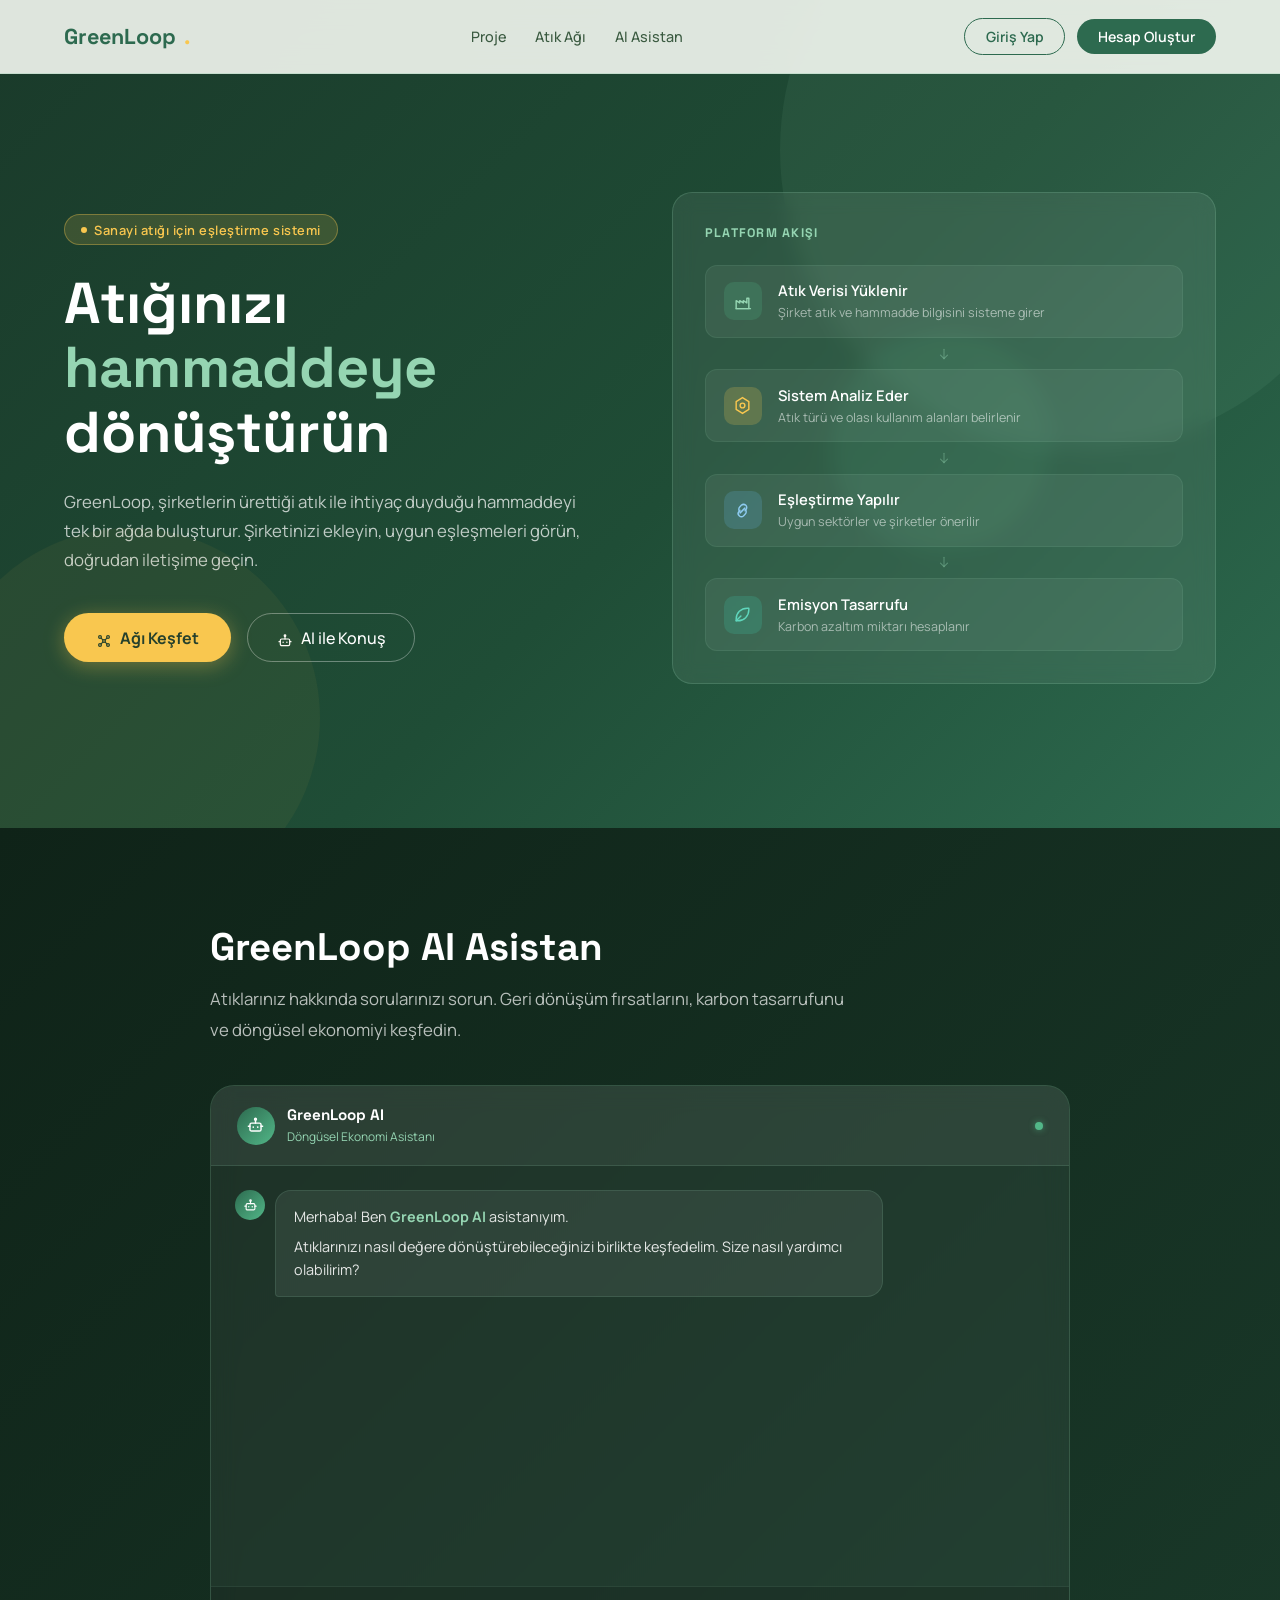
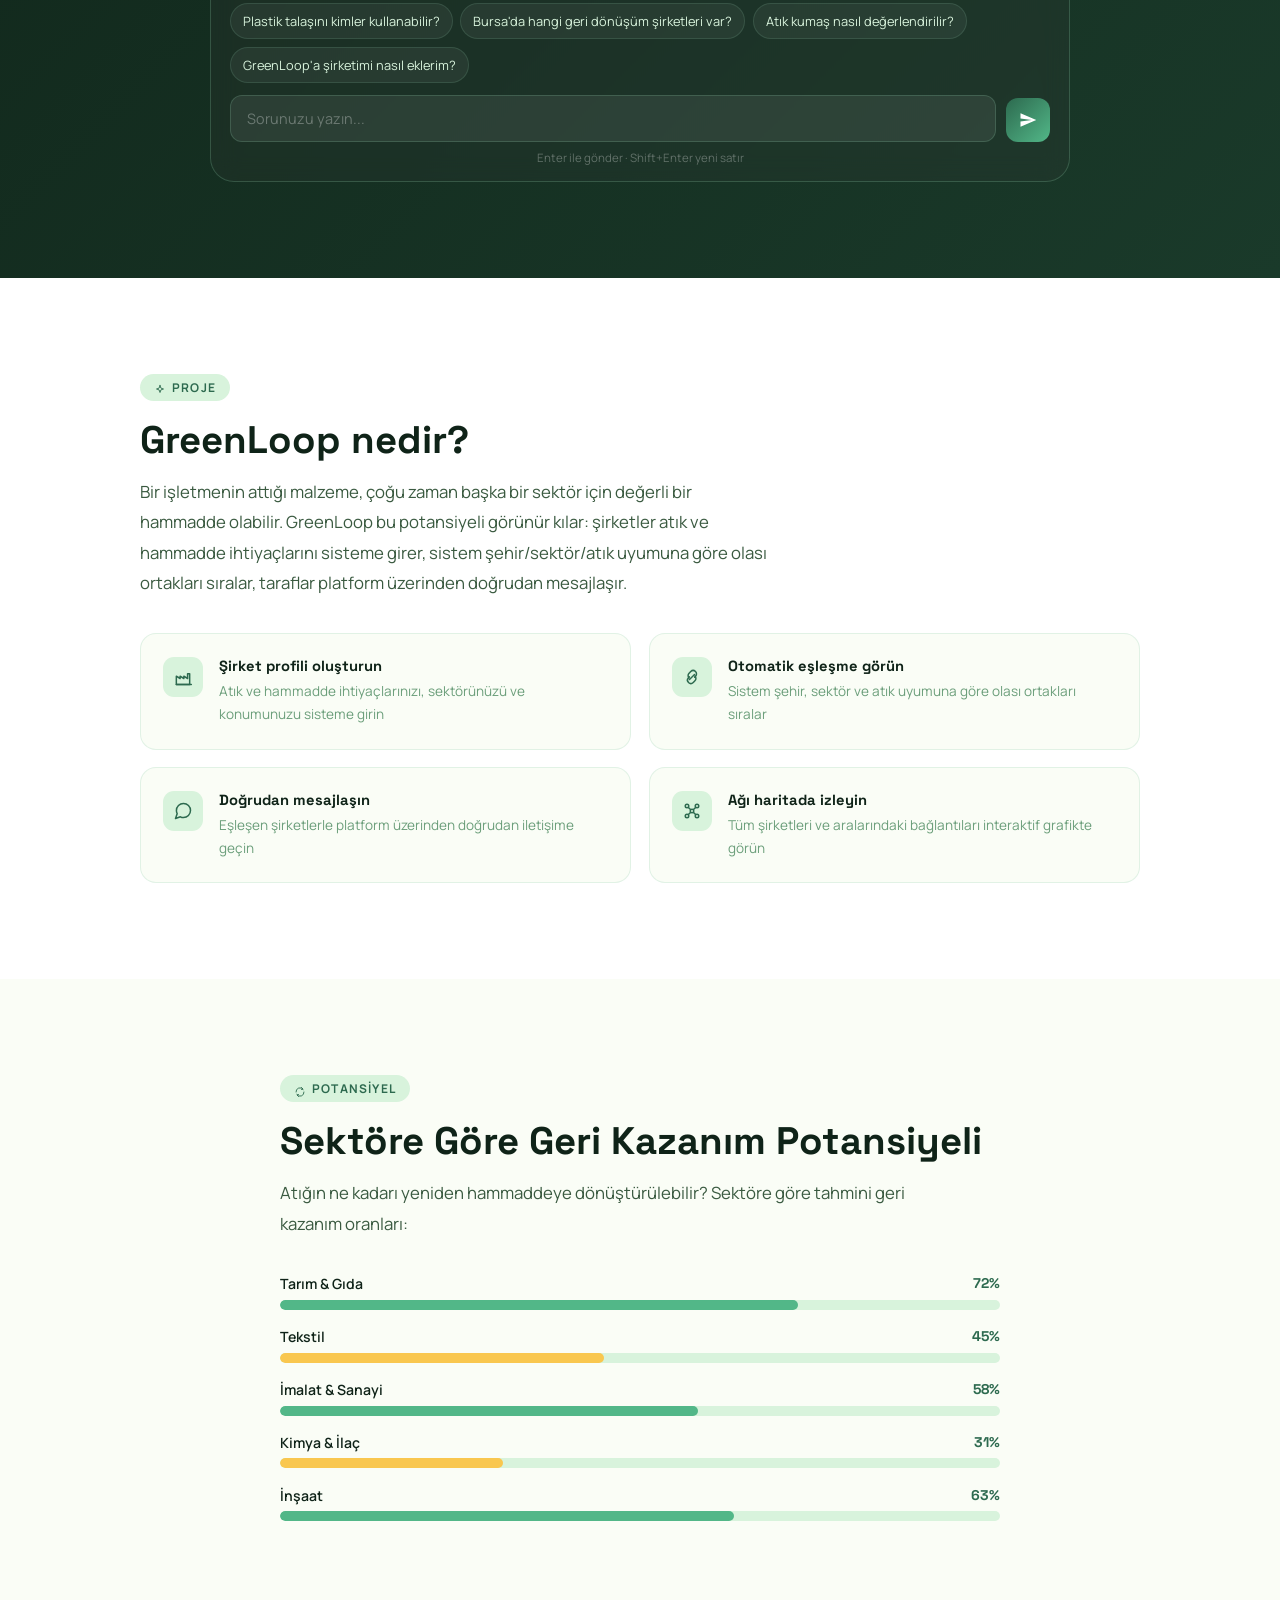
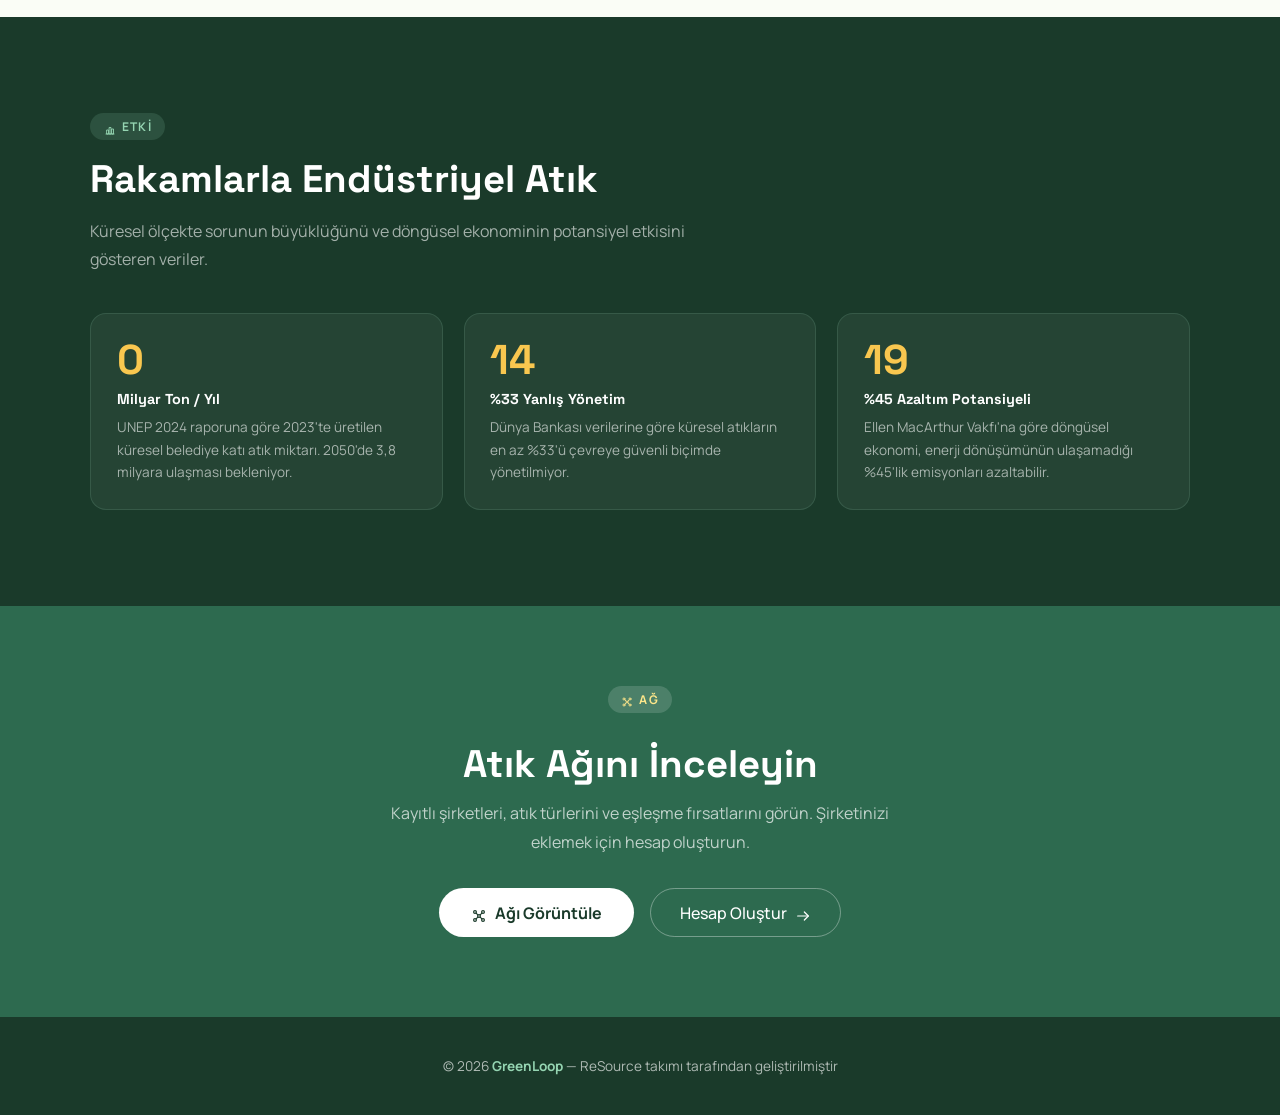
<file: index.html>
<!DOCTYPE html>
<html lang="tr">
<head>
  <meta charset="UTF-8" />
  <link rel="icon" href="data:," />
  <meta name="viewport" content="width=device-width, initial-scale=1.0" />
  <title>GreenLoop – Atıkları Değere Dönüştürün</title>
<link rel="stylesheet" href="assets/css/shared.css?v=18" />
  <link rel="stylesheet" href="assets/css/index.css?v=18" />
</head>
<body>
<a class="skip-link" href="#main-content">İçeriğe geç</a>
<span id="main-content" tabindex="-1"></span>


<nav id="nav" data-nav="home" aria-label="Ana gezinme"></nav>

<section id="hero">
  <div class="hero-bg-circles"><span></span><span></span><span></span></div>
  <div class="hero-grid">
    <div class="hero-left">
      <div class="hero-badge"><span class="dot-ping"></span>Sanayi atığı için eşleştirme sistemi</div>
      <h1>Atığınızı<br><em>hammaddeye</em> dönüştürün</h1>
      <p class="hero-sub">GreenLoop, şirketlerin ürettiği atık ile ihtiyaç duyduğu hammaddeyi tek bir ağda buluşturur. Şirketinizi ekleyin, uygun eşleşmeleri görün, doğrudan iletişime geçin.</p>
      <div class="hero-actions">
        <a href="network.html" class="btn-primary" id="btn-explore"><span data-icon="network"></span> Ağı Keşfet</a>
        <a href="#chat-section" class="btn-outline" id="btn-ai"><span data-icon="ai"></span> AI ile Konuş</a>
      </div>
    </div>
    <div class="hero-visual">
      <div class="flow-card">
        <div class="flow-card-title">Platform Akışı</div>
        <div class="flow-steps" id="flow-steps">
          <div class="flow-step"><div class="step-icon green" data-icon="factory"></div><div class="step-text"><strong>Atık Verisi Yüklenir</strong><span>Şirket atık ve hammadde bilgisini sisteme girer</span></div></div>
          <div class="flow-arrow" data-icon="arrowDown"></div>
          <div class="flow-step"><div class="step-icon yellow" data-icon="component"></div><div class="step-text"><strong>Sistem Analiz Eder</strong><span>Atık türü ve olası kullanım alanları belirlenir</span></div></div>
          <div class="flow-arrow" data-icon="arrowDown"></div>
          <div class="flow-step"><div class="step-icon blue" data-icon="link"></div><div class="step-text"><strong>Eşleştirme Yapılır</strong><span>Uygun sektörler ve şirketler önerilir</span></div></div>
          <div class="flow-arrow" data-icon="arrowDown"></div>
          <div class="flow-step"><div class="step-icon teal" data-icon="leaf"></div><div class="step-text"><strong>Emisyon Tasarrufu</strong><span>Karbon azaltım miktarı hesaplanır</span></div></div>
        </div>
      </div>
    </div>
  </div>
</section>

<section id="chat-section">
  <div style="max-width:860px;margin:0 auto;">
    <h2 class="reveal">GreenLoop AI Asistan</h2>
    <p class="section-lead reveal">Atıklarınız hakkında sorularınızı sorun. Geri dönüşüm fırsatlarını, karbon tasarrufunu ve döngüsel ekonomiyi keşfedin.</p>
    <div class="chat-container reveal">
      <div class="chat-header">
        <div class="chat-header-avatar" id="chat-header-avatar" data-icon="ai"></div>
        <div class="chat-header-info"><strong>GreenLoop AI</strong><small>Döngüsel Ekonomi Asistanı</small></div>
        <div class="chat-status-dot"></div>
      </div>
      <div class="chat-messages" id="chat-messages" role="log" aria-label="Sohbet mesajları">
        <div class="cmsg assistant">
          <div class="cmsg-avatar" id="cmsg-avatar-0" data-icon="ai"></div>
          <div class="cmsg-bubble"><p>Merhaba! Ben <strong>GreenLoop AI</strong> asistanıyım.</p><p>Atıklarınızı nasıl değere dönüştürebileceğinizi birlikte keşfedelim. Size nasıl yardımcı olabilirim?</p></div>
        </div>
      </div>
      <div class="chat-input-area">
        <div class="chat-prompts" role="group" aria-label="Önerilen sorular">
          <button type="button" class="chat-prompt">Plastik talaşını kimler kullanabilir?</button>
          <button type="button" class="chat-prompt">Bursa'da hangi geri dönüşüm şirketleri var?</button>
          <button type="button" class="chat-prompt">Atık kumaş nasıl değerlendirilir?</button>
          <button type="button" class="chat-prompt">GreenLoop'a şirketimi nasıl eklerim?</button>
        </div>
        <p id="chat-error" class="chat-error" role="alert"></p>
        <form class="chat-form" id="chat-form">
          <label class="sr-only" for="chat-textarea">Sorunuz</label>
          <textarea id="chat-textarea" class="chat-textarea" aria-describedby="chat-hint" placeholder="Sorunuzu yazın..." rows="1" maxlength="1000"></textarea>
          <button type="submit" id="chat-send" class="chat-send-btn" aria-label="Gönder"><svg viewBox="0 0 24 24" aria-hidden="true"><path d="M2 21l21-9L2 3v7l15 2-15 2v7z"/></svg></button>
        </form>
        <p class="chat-hint" id="chat-hint">Enter ile gönder · Shift+Enter yeni satır</p>
      </div>
    </div>
  </div>
</section>

<section id="about">
  <div class="about-wrap">
    <span class="section-tag reveal" id="about-tag"><span data-icon="sparkle"></span> Proje</span>
    <h2 class="reveal">GreenLoop nedir?</h2>
    <p class="section-lead reveal">Bir işletmenin attığı malzeme, çoğu zaman başka bir sektör için değerli bir hammadde olabilir. GreenLoop bu potansiyeli görünür kılar: şirketler atık ve hammadde ihtiyaçlarını sisteme girer, sistem şehir/sektör/atık uyumuna göre olası ortakları sıralar, taraflar platform üzerinden doğrudan mesajlaşır.</p>
    <div class="feature-grid" id="feature-grid">
      <div class="feature-card reveal"><div class="feature-icon" data-icon="factory"></div><div class="feature-body"><strong>Şirket profili oluşturun</strong><span>Atık ve hammadde ihtiyaçlarınızı, sektörünüzü ve konumunuzu sisteme girin</span></div></div>
      <div class="feature-card reveal"><div class="feature-icon" data-icon="link"></div><div class="feature-body"><strong>Otomatik eşleşme görün</strong><span>Sistem şehir, sektör ve atık uyumuna göre olası ortakları sıralar</span></div></div>
      <div class="feature-card reveal"><div class="feature-icon" data-icon="chat"></div><div class="feature-body"><strong>Doğrudan mesajlaşın</strong><span>Eşleşen şirketlerle platform üzerinden doğrudan iletişime geçin</span></div></div>
      <div class="feature-card reveal"><div class="feature-icon" data-icon="network"></div><div class="feature-body"><strong>Ağı haritada izleyin</strong><span>Tüm şirketleri ve aralarındaki bağlantıları interaktif grafikte görün</span></div></div>
    </div>
  </div>
</section>

<section id="recovery">
  <div class="recovery-wrap">
    <span class="section-tag reveal" id="recovery-tag"><span data-icon="recycle"></span> Potansiyel</span>
    <h2 class="reveal">Sektöre Göre Geri Kazanım Potansiyeli</h2>
    <p class="section-lead reveal">Atığın ne kadarı yeniden hammaddeye dönüştürülebilir? Sektöre göre tahmini geri kazanım oranları:</p>
    <div class="waste-bar-list">
      <div class="waste-bar-item"><span class="waste-bar-label">Tarım & Gıda <span>72%</span></span><div class="bar-track"><div class="bar-fill" data-width=".72"></div></div></div>
      <div class="waste-bar-item"><span class="waste-bar-label">Tekstil <span>45%</span></span><div class="bar-track"><div class="bar-fill yellow-bar" data-width=".45"></div></div></div>
      <div class="waste-bar-item"><span class="waste-bar-label">İmalat & Sanayi <span>58%</span></span><div class="bar-track"><div class="bar-fill" data-width=".58"></div></div></div>
      <div class="waste-bar-item"><span class="waste-bar-label">Kimya & İlaç <span>31%</span></span><div class="bar-track"><div class="bar-fill yellow-bar" data-width=".31"></div></div></div>
      <div class="waste-bar-item"><span class="waste-bar-label">İnşaat <span>63%</span></span><div class="bar-track"><div class="bar-fill" data-width=".63"></div></div></div>
    </div>
  </div>
</section>

<section id="stats">
  <div class="stats-wrap">
    <span class="section-tag reveal" id="stats-tag"><span data-icon="chart"></span> Etki</span>
    <h2 class="reveal">Rakamlarla Endüstriyel Atık</h2>
    <p class="stats-sub reveal">Küresel ölçekte sorunun büyüklüğünü ve döngüsel ekonominin potansiyel etkisini gösteren veriler.</p>
    <div class="stats-grid">
      <div class="stat-card reveal"><div class="stat-number" data-target="2">2</div><h4>Milyar Ton / Yıl</h4><p>UNEP 2024 raporuna göre 2023'te üretilen küresel belediye katı atık miktarı. 2050'de 3,8 milyara ulaşması bekleniyor.</p></div>
      <div class="stat-card reveal"><div class="stat-number" data-target="33">33</div><h4>%33 Yanlış Yönetim</h4><p>Dünya Bankası verilerine göre küresel atıkların en az %33'ü çevreye güvenli biçimde yönetilmiyor.</p></div>
      <div class="stat-card reveal"><div class="stat-number" data-target="45">45</div><h4>%45 Azaltım Potansiyeli</h4><p>Ellen MacArthur Vakfı'na göre döngüsel ekonomi, enerji dönüşümünün ulaşamadığı %45'lik emisyonları azaltabilir.</p></div>
    </div>
  </div>
</section>

<section id="network-cta">
  <div style="max-width:700px;margin:0 auto;">
    <span class="section-tag reveal" style="background:rgba(255,255,255,.15);color:var(--yellow-soft);" id="network-tag"><span data-icon="network"></span> Ağ</span>
    <h2 class="reveal" style="color:#fff;margin:.75rem 0;">Atık Ağını İnceleyin</h2>
    <p class="reveal" style="color:rgba(255,255,255,.7);font-size:1rem;line-height:1.8;max-width:520px;margin:0 auto 2rem;">Kayıtlı şirketleri, atık türlerini ve eşleşme fırsatlarını görün. Şirketinizi eklemek için hesap oluşturun.</p>
    <div class="join-actions reveal">
      <a href="network.html" class="btn-white" id="btn-network"><span data-icon="network"></span> Ağı Görüntüle</a>
      <a href="login.html?tab=register" class="btn-outline" id="btn-register" data-preview-dashboard>Hesap Oluştur <span data-icon="arrowRight"></span></a>
    </div>
  </div>
</section>

<footer>
  <p>© 2026 <strong>GreenLoop</strong> — ReSource takımı tarafından geliştirilmiştir</p>
</footer>

<script defer src="icons.js?v=18"></script>
<script defer src="api.js?v=18"></script>
<script defer src="assets/js/nav.js?v=18"></script>
<script defer src="assets/js/index.js?v=18"></script>
</body>
</html>
</file>
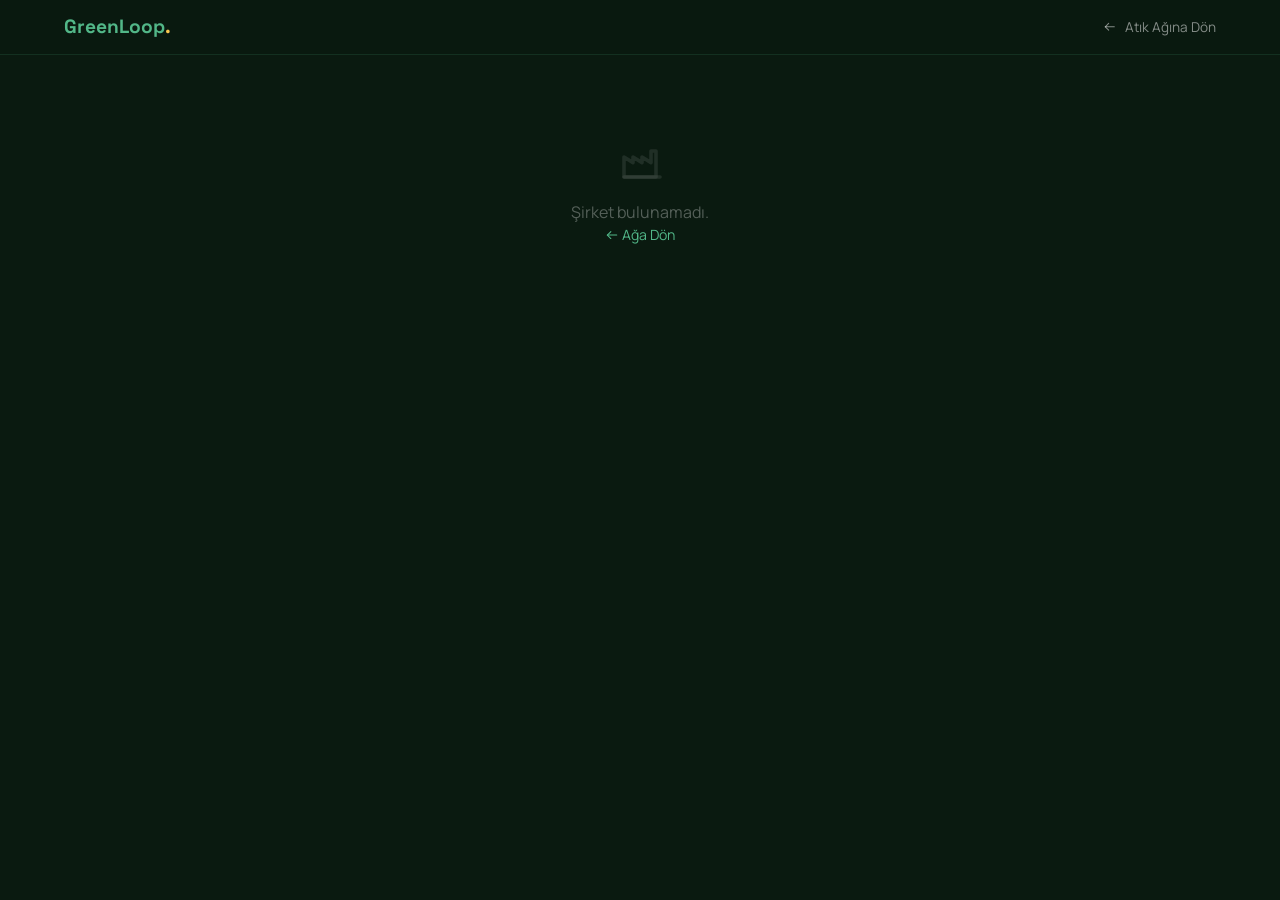
<file: company-detail.html>
<!DOCTYPE html>
<html lang="tr">
<head>
  <meta charset="UTF-8"/>
  <link rel="icon" href="data:," />
  <meta name="viewport" content="width=device-width, initial-scale=1.0"/>
  <title>GreenLoop – Şirket</title>
<link rel="stylesheet" href="assets/css/shared.css?v=18" />
  <link rel="stylesheet" href="assets/css/company-detail.css?v=18" />
</head>
<body>
<a class="skip-link" href="#main-content">İçeriğe geç</a>

<nav data-nav="detail" aria-label="Ana gezinme"></nav>
<main tabindex="-1" id="main-content"></main>
<script defer src="icons.js?v=18"></script>
<script defer src="api.js?v=18"></script>
<script defer src="assets/js/nav.js?v=18"></script>
<script defer src="assets/js/company-detail.js?v=18"></script>
</body>
</html>
</file>
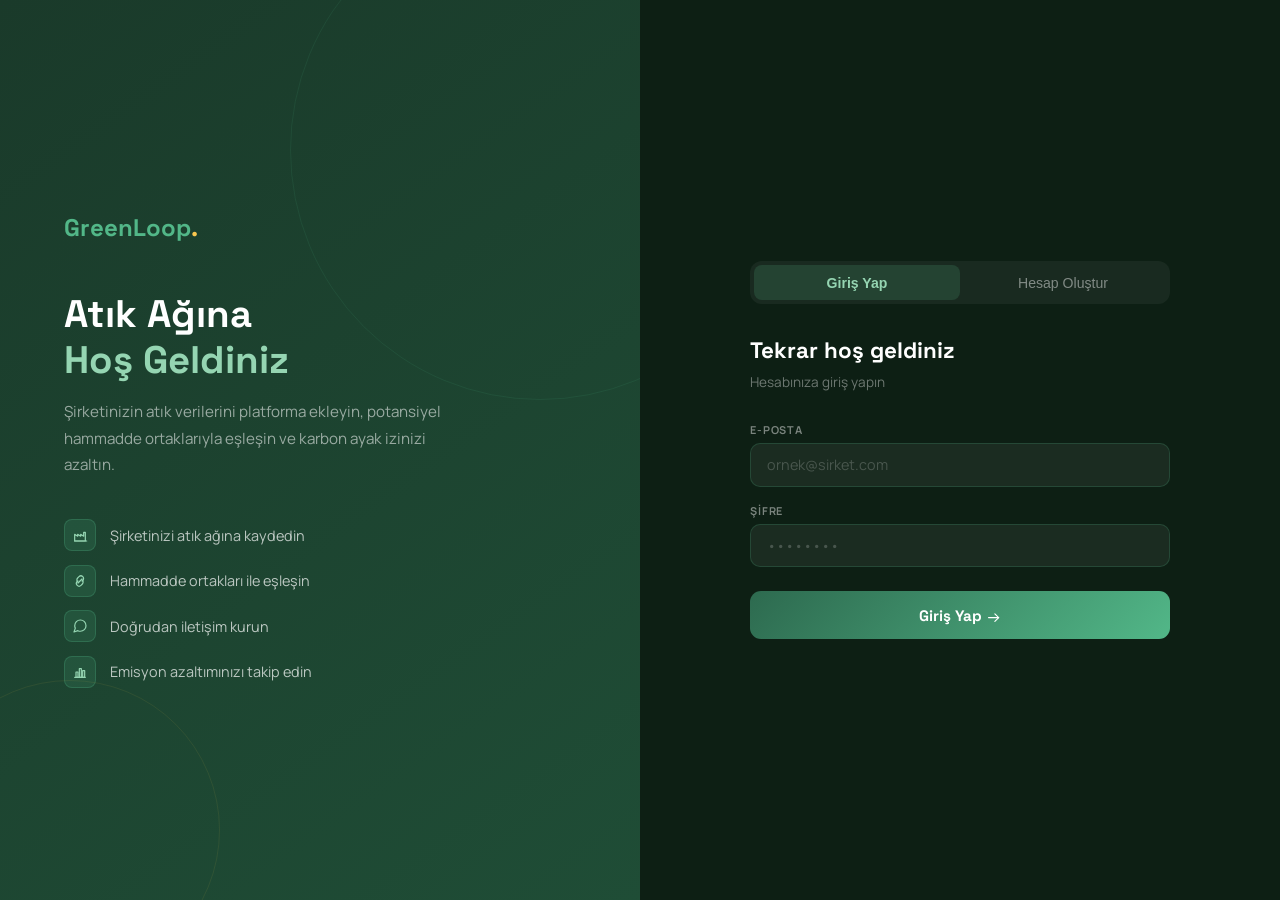
<file: dashboard.html>
<!DOCTYPE html>
<html lang="tr">
<head>
  <meta charset="UTF-8"/>
  <link rel="icon" href="data:," />
  <meta name="viewport" content="width=device-width, initial-scale=1.0"/>
  <title>GreenLoop – Panel</title>
<link rel="stylesheet" href="assets/css/shared.css?v=18" />
  <link rel="stylesheet" href="assets/css/dashboard.css?v=18" />
</head>
<body>
<a class="skip-link" href="#main-content">İçeriğe geç</a>

<div class="layout">
  <!-- Masaüstü sidebar -->
  <aside class="sidebar">
    <div data-nav="sidebar"></div>
    <nav class="sb-nav" aria-label="Panel gezinme">
      <button class="sb-item active" onclick="goTab('overview')"><span class="ic" data-icon="chart"></span>Genel Bakış</button>
      <button class="sb-item" onclick="goTab('companies')"><span class="ic" data-icon="factory"></span>Şirketlerim</button>
      <button class="sb-item" onclick="goTab('add')"><span class="ic" data-icon="plus"></span>Şirket Ekle</button>
      <button class="sb-item" onclick="goTab('messages')"><span class="ic" data-icon="chat"></span>Mesajlar<span class="sb-badge" id="unread-badge"></span></button>
      <a class="sb-item" href="network.html"><span class="ic" data-icon="network"></span>Atık Ağı</a>
    </nav>
    <div class="sb-user">
      <div class="sb-user-name" data-nav-user="full">—</div>
      <div class="sb-user-email" data-nav-user="email">—</div>
      <button class="logout-btn" onclick="doLogout()">Çıkış Yap</button>
    </div>
  </aside>

  <div class="dashboard-body">
    <!-- Mobil header -->
    <div class="mob-header">
      <div data-nav="mobile"></div>
      <span class="mob-user" data-nav-user="first">—</span>
    </div>

    <main tabindex="-1" class="main" id="main-content">
      <div class="tab-page active" id="tp-overview">
        <div class="page-header"><div class="page-title">Genel Bakış</div><div class="page-sub" id="welcome-msg">Hoş geldiniz</div></div>
        <div class="sr-only" id="overview-stats-status" role="status">Özet yükleniyor…</div>
        <div class="stat-row" id="overview-stats" aria-busy="true">
          <div class="stat-c"><div class="num" id="ov-companies"><span class="skeleton stat-skeleton" aria-hidden="true"></span></div><div class="lbl">Şirket</div></div>
          <div class="stat-c"><div class="num" id="ov-inputs"><span class="skeleton stat-skeleton" aria-hidden="true"></span></div><div class="lbl">Hammadde</div></div>
          <div class="stat-c"><div class="num" id="ov-outputs"><span class="skeleton stat-skeleton" aria-hidden="true"></span></div><div class="lbl">Atık Türü</div></div>
          <div class="stat-c"><div class="num" id="ov-msgs"><span class="skeleton stat-skeleton" aria-hidden="true"></span></div><div class="lbl">Konuşma</div></div>
        </div>
        <div class="quick-start">
          <div class="quick-start-title"><span data-icon="rocket" data-icon-class="qs-icon"></span>Hızlı Başlangıç</div>
          <p>Şirketinizi ağa ekleyerek atık eşleştirme sürecini başlatın.</p>
          <button type="button" onclick="goTab('add')">+ Şirket Ekle</button>
        </div>
      </div>

      <div class="tab-page" id="tp-companies">
        <div class="page-header"><div class="page-title">Şirketlerim</div><div class="page-sub">Ağa eklediğiniz şirketler</div></div>
        <div class="sr-only" id="company-grid-status" role="status"></div>
        <div class="company-grid" id="company-grid" role="region" aria-label="Şirketlerim" aria-busy="true" tabindex="-1"></div>
      </div>

      <div class="tab-page" id="tp-add">
        <div class="page-header"><div class="page-title">Şirket Ekle</div><div class="page-sub">Yeni bir şirket kaydı oluşturun</div></div>
        <div class="form-card">
          <div class="form-section-title"><span data-icon="clipboard" data-icon-class="fst-icon"></span><span>Temel Bilgiler</span></div>
          <div class="form-grid">
            <div class="field full"><label for="f-name">Şirket Adı *</label><input id="f-name" required placeholder="örn. Gaziantep Tekstil A.Ş."/></div>
            <div class="field full"><label for="f-sector">Sektör *</label>
              <select id="f-sector" required><option value="">Seçin...</option><option>Tekstil</option><option>Tarım & Gıda</option><option>İmalat & Sanayi</option><option>Kimya & İlaç</option><option>İnşaat</option><option>Enerji</option><option>Lojistik</option><option>Geri Dönüşüm</option><option>Diğer</option></select>
            </div>
            <div class="field"><label for="f-size">Çalışan Sayısı</label><select id="f-size"><option value="">Seçin...</option><option>1-10</option><option>11-50</option><option>51-200</option><option>200+</option></select></div>
            <div class="field"><label for="f-il">İl *</label><select id="f-il" required></select></div>
            <div class="field"><label for="f-ilce">İlçe *</label><select id="f-ilce" required disabled></select></div>
            <div class="field"><label for="f-email">E-posta</label><input id="f-email" type="email" placeholder="sirket@ornek.com"/></div>
            <div class="field"><label for="f-tel">Telefon</label><input id="f-tel" type="tel" placeholder="03XX XXX XX XX"/></div>
            <div class="field"><label for="f-web">Web Sitesi</label><input id="f-web" placeholder="https://..."/></div>
          </div>
          <div class="form-section-title"><span data-icon="recycle" data-icon-class="fst-icon"></span><span>Atık & Hammadde</span></div>
          <div class="form-grid">
            <div class="field full"><label for="inp-field">Kullandığı Hammaddeler</label><div class="tag-wrap" id="inp-wrap"><input id="inp-field" aria-describedby="inp-hint" placeholder="Hammadde yaz, Enter'a bas..."/></div><div class="field-hint" id="inp-hint">Her girdiyi Enter ile ekleyin</div></div>
            <div class="field full"><label for="out-field">Ürettiği Atıklar</label><div class="tag-wrap" id="out-wrap"><input id="out-field" aria-describedby="out-hint" placeholder="Atık türü yaz, Enter'a bas..."/></div><div class="field-hint" id="out-hint">Her girdiyi Enter ile ekleyin</div></div>
            <div class="field full"><label for="f-emission">Emisyon Azaltım Oranı (%)</label><div class="slider-wrap"><input type="range" id="f-emission" min="0" max="100" value="25"/><div class="slider-val" id="em-val">%25</div></div></div>
            <div class="field full"><label for="f-desc">Şirket Açıklaması</label><textarea id="f-desc" placeholder="Şirketiniz hakkında kısa bilgi..."></textarea></div>
          </div>
          <div class="form-section-title" id="icon-picker-label"><span data-icon="palette" data-icon-class="fst-icon"></span><span>Simge</span></div>
          <div class="emoji-grid" id="emoji-grid" role="group" aria-labelledby="icon-picker-label"></div>
          <div class="form-error" id="f-err" role="alert"></div>
          <div class="form-success" id="f-ok" role="status"></div>
          <button class="submit-btn" id="btn-add" onclick="addCompany()"><span data-icon="factory" data-icon-class="fst-icon"></span> Şirketi Ağa Ekle</button>
        </div>
      </div>

      <div class="tab-page" id="tp-messages">
        <div class="page-header"><div class="page-title">Mesajlar</div><div class="page-sub">Tüm konuşmalarınız</div></div>
        <div class="msg-tabs" role="tablist" aria-label="Mesaj türü">
          <button class="msg-tab active" id="mtab-in" type="button" role="tab" aria-pressed="true" aria-controls="msg-list" onclick="switchMsgTab('in')"><span data-icon="download" data-icon-class="fst-icon"></span> Gelen</button>
          <button class="msg-tab" id="mtab-out" type="button" role="tab" aria-pressed="false" aria-controls="msg-list" onclick="switchMsgTab('out')"><span data-icon="upload" data-icon-class="fst-icon"></span> Gönderdiğim</button>
        </div>
        <div class="sr-only" id="msg-list-status" role="status"></div>
        <div class="msg-list" id="msg-list" role="tabpanel" aria-labelledby="mtab-in" aria-busy="true"></div>
      </div>

      <!-- Mobil çıkış butonu -->
      <div class="mob-logout-area">
        <button class="logout-btn" onclick="doLogout()">Çıkış Yap</button>
      </div>
    </main>
  </div>
</div>

<!-- Mobil tab bar -->
<nav class="mob-tabbar" aria-label="Panel gezinme">
  <div class="mob-tabbar-inner">
    <button class="mob-tab active" id="mt-overview" onclick="goTab('overview')">
      <span class="t-ic" data-icon="chart"></span><span>Genel</span>
    </button>
    <button class="mob-tab" id="mt-companies" onclick="goTab('companies')">
      <span class="t-ic" data-icon="factory"></span><span>Şirketler</span>
    </button>
    <button class="mob-tab" id="mt-add" onclick="goTab('add')">
      <span class="t-ic" data-icon="plus"></span><span>Ekle</span>
    </button>
    <button class="mob-tab" id="mt-messages" onclick="goTab('messages')">
      <span class="t-ic" data-icon="chat"></span><span>Mesajlar</span>
      <span class="mob-tab-badge" id="mob-badge"></span>
    </button>
    <a class="mob-tab" href="network.html">
      <span class="t-ic" data-icon="network"></span><span>Ağ</span>
    </a>
  </div>
</nav>

<!-- Konuşma -->
<dialog class="modal thread-modal" id="thread-modal" aria-labelledby="modal-title">
  <div class="modal-head">
    <h2 class="modal-title" id="modal-title">Mesajlaşma</h2>
    <button class="modal-close" type="button" aria-label="Konuşmayı kapat" onclick="closeModal()" autofocus><span data-icon="close"></span></button>
  </div>
  <div class="sr-only" id="modal-msgs-status" role="status"></div>
  <div class="modal-msgs" id="modal-msgs" role="log" aria-label="Konuşma mesajları" aria-busy="true" tabindex="0"></div>
  <div class="modal-input">
    <label class="sr-only" for="reply-ta">Yanıtınız</label>
    <textarea id="reply-ta" placeholder="Yanıtınızı yazın..." rows="2"></textarea>
    <button class="modal-send" type="button" onclick="sendReply()">Gönder</button>
  </div>
</dialog>

<!-- Onay ve hata bildirimi -->
<dialog class="modal action-modal" id="action-modal" aria-labelledby="action-title" aria-describedby="action-text">
  <div class="modal-head">
    <h2 class="modal-title" id="action-title"></h2>
  </div>
  <p id="action-text" class="action-text"></p>
  <form method="dialog" class="action-buttons">
    <button type="submit" class="action-cancel" id="action-dismiss" value="dismiss" autofocus>Vazgeç</button>
    <button type="submit" class="mt-delete" id="action-confirm" value="confirm">Sil</button>
  </form>
</dialog>

<script defer src="icons.js?v=18"></script>
<script defer src="api.js?v=18"></script>
<script defer src="assets/js/nav.js?v=18"></script>
<script defer src="tr-data.js?v=18"></script>
<script defer src="assets/js/dashboard.js?v=18"></script>
</body>
</html>
</file>
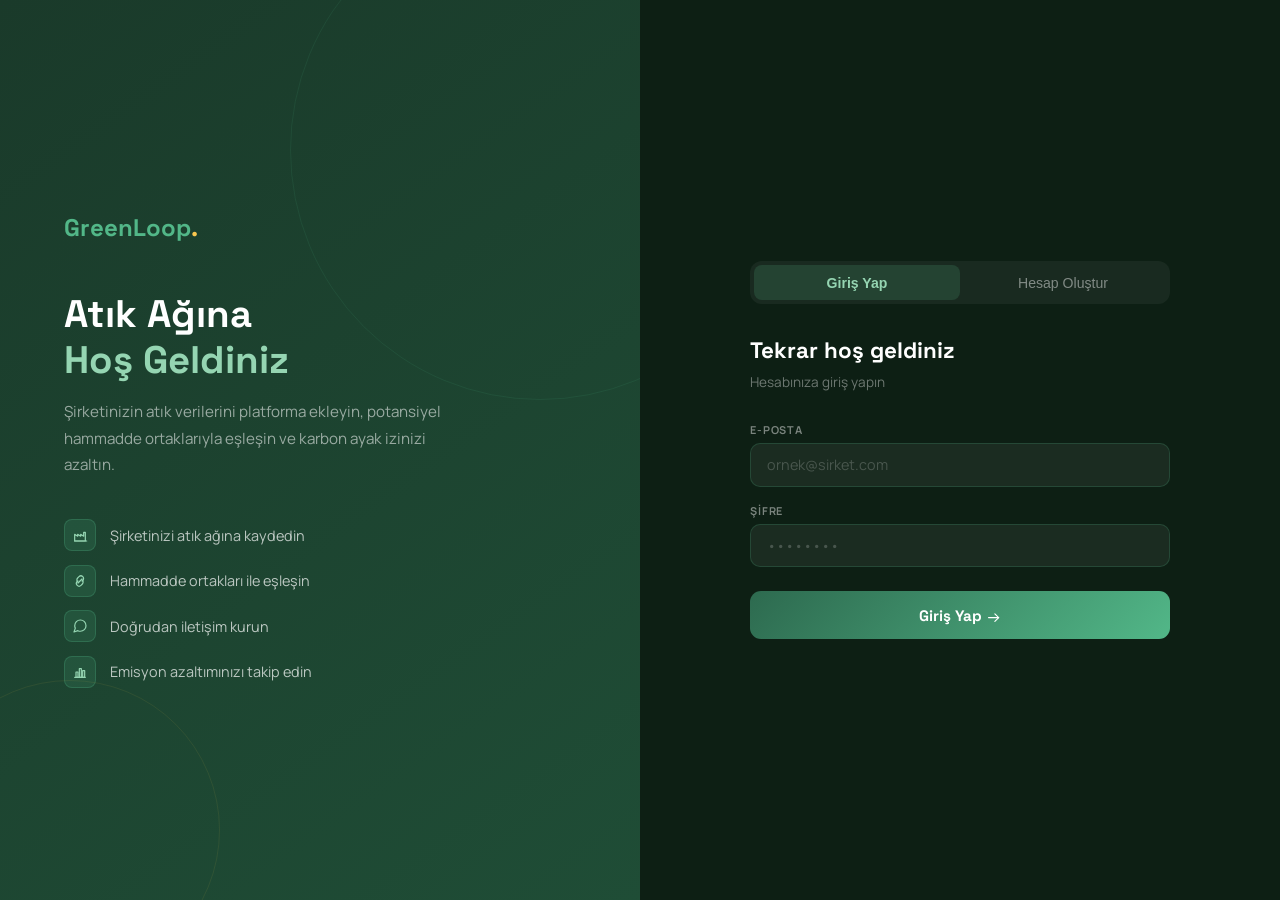
<file: login.html>
<!DOCTYPE html>
<html lang="tr">
<head>
  <meta charset="UTF-8"/>
  <link rel="icon" href="data:," />
  <meta name="viewport" content="width=device-width, initial-scale=1.0"/>
  <title>GreenLoop – Giriş Yap</title>
<link rel="stylesheet" href="assets/css/shared.css?v=18" />
  <link rel="stylesheet" href="assets/css/login.css?v=18" />
</head>
<body>
<a class="skip-link" href="#main-content">İçeriğe geç</a>
<span id="main-content" tabindex="-1"></span>

<div class="page">
  <div class="left">
    <div data-nav="login"></div>
    <h2>Atık Ağına<br><em>Hoş Geldiniz</em></h2>
    <p>Şirketinizin atık verilerini platforma ekleyin, potansiyel hammadde ortaklarıyla eşleşin ve karbon ayak izinizi azaltın.</p>
    <div class="feature-list" id="feature-list">
      <div class="feat"><div class="feat-dot" data-icon="factory"></div>Şirketinizi atık ağına kaydedin</div>
      <div class="feat"><div class="feat-dot" data-icon="link"></div>Hammadde ortakları ile eşleşin</div>
      <div class="feat"><div class="feat-dot" data-icon="chat"></div>Doğrudan iletişim kurun</div>
      <div class="feat"><div class="feat-dot" data-icon="chart"></div>Emisyon azaltımınızı takip edin</div>
    </div>
  </div>
  <div class="right">
    <div class="form-box">
      <div class="auth-tabs" role="tablist" aria-label="Hesap işlemleri">
        <button type="button" class="auth-tab active" id="tab-login" role="tab" aria-selected="true" aria-controls="login-form" onclick="switchTab('login')">Giriş Yap</button>
        <button type="button" class="auth-tab" id="tab-register" role="tab" aria-selected="false" aria-controls="register-form" tabindex="-1" onclick="switchTab('register')">Hesap Oluştur</button>
      </div>
      <div id="login-form" role="tabpanel" aria-labelledby="tab-login">
        <div class="form-title">Tekrar hoş geldiniz</div>
        <div class="form-sub">Hesabınıza giriş yapın</div>
        <div class="form-error" id="login-err" role="alert"></div>
        <div class="field"><label for="l-email">E-posta</label><input id="l-email" type="email" autocomplete="username" placeholder="ornek@sirket.com"/></div>
        <div class="field"><label for="l-pass">Şifre</label><input id="l-pass" type="password" autocomplete="current-password" placeholder="••••••••"/></div>
        <button class="submit-btn" id="btn-login" onclick="doLogin()">Giriş Yap <span data-icon="arrowRight"></span></button>
      </div>
      <div id="register-form" role="tabpanel" aria-labelledby="tab-register" style="display:none;">
        <div class="form-title">Hesap Oluştur</div>
        <div class="form-sub">Şirketiniz için bir hesap açın</div>
        <div class="form-error" id="reg-err" role="alert"></div>
        <div class="form-row">
          <div class="field"><label for="r-ad">Ad</label><input id="r-ad" type="text" autocomplete="given-name" placeholder="Ahmet"/></div>
          <div class="field"><label for="r-soyad">Soyad</label><input id="r-soyad" type="text" autocomplete="family-name" placeholder="Yılmaz"/></div>
        </div>
        <div class="field"><label for="r-email">E-posta</label><input id="r-email" type="email" autocomplete="username" placeholder="ornek@sirket.com"/></div>
        <div class="field"><label for="r-tel">Telefon</label><input id="r-tel" type="tel" autocomplete="tel" placeholder="05XX XXX XX XX"/></div>
        <div class="field"><label for="r-pass">Şifre</label><input id="r-pass" type="password" autocomplete="new-password" placeholder="En az 6 karakter"/></div>
        <div class="field"><label for="r-pass2">Şifre Tekrar</label><input id="r-pass2" type="password" autocomplete="new-password" placeholder="••••••••"/></div>
        <button class="submit-btn" id="btn-register" onclick="doRegister()">Hesap Oluştur <span data-icon="arrowRight"></span></button>
      </div>
    </div>
  </div>
</div>
<script defer src="icons.js?v=18"></script>
<script defer src="api.js?v=18"></script>
<script defer src="assets/js/nav.js?v=18"></script>
<script defer src="assets/js/login.js?v=18"></script>
</body>
</html>
</file>
<file: assets/css/shared.css>
/* GreenLoop – Shared CSS */

@font-face {
  font-family: 'Manrope';
  font-style: normal;
  font-weight: 400 700;
  font-display: swap;
  src: url('../fonts/manrope-latin-ext.woff2?v=16') format('woff2');
  unicode-range: U+0100-02BA, U+02BD-02C5, U+02C7-02CC, U+02CE-02D7, U+02DD-02FF, U+0304, U+0308, U+0329, U+1D00-1DBF, U+1E00-1E9F, U+1EF2-1EFF, U+2020, U+20A0-20AB, U+20AD-20C4, U+2113, U+2C60-2C7F, U+A720-A7FF;
}
@font-face {
  font-family: 'Manrope';
  font-style: normal;
  font-weight: 400 700;
  font-display: swap;
  src: url('../fonts/manrope-latin.woff2?v=16') format('woff2');
  unicode-range: U+0000-00FF, U+0131, U+0152-0153, U+02BB-02BC, U+02C6, U+02DA, U+02DC, U+0304, U+0308, U+0329, U+2000-206F, U+20AC, U+2122, U+2191, U+2193, U+2212, U+2215, U+FEFF, U+FFFD;
}
@font-face {
  font-family: 'Space Grotesk';
  font-style: normal;
  font-weight: 400 700;
  font-display: swap;
  src: url('../fonts/space-grotesk-latin-ext.woff2?v=16') format('woff2');
  unicode-range: U+0100-02BA, U+02BD-02C5, U+02C7-02CC, U+02CE-02D7, U+02DD-02FF, U+0304, U+0308, U+0329, U+1D00-1DBF, U+1E00-1E9F, U+1EF2-1EFF, U+2020, U+20A0-20AB, U+20AD-20C4, U+2113, U+2C60-2C7F, U+A720-A7FF;
}
@font-face {
  font-family: 'Space Grotesk';
  font-style: normal;
  font-weight: 400 700;
  font-display: swap;
  src: url('../fonts/space-grotesk-latin.woff2?v=16') format('woff2');
  unicode-range: U+0000-00FF, U+0131, U+0152-0153, U+02BB-02BC, U+02C6, U+02DA, U+02DC, U+0304, U+0308, U+0329, U+2000-206F, U+20AC, U+2122, U+2191, U+2193, U+2212, U+2215, U+FEFF, U+FFFD;
}

/* Standardized design tokens */

/* Standardized design tokens */
:root {
  --gd:#1a3a2a;
  --gm:#2d6a4f;
  --gb:#52b788;
  --gl:#95d5b2;
  --gp:#d8f3dc;
  --y:#f9c74f;
  --ys:#fde68a;
  --cream:#fafdf6;
  --white:#ffffff;
  --td:#0f2318;
  --tm:#3a5a40;
  --tl:#6b9e7a;
  --black-rgba: rgba(0,0,0,.15);
  --white-rgba: rgba(255,255,255,.05);
  --green-rgba: rgba(82,183,136,.15);
  --green-rgba-2: rgba(149,213,178,.15);
  --yellow-rgba: rgba(249,199,79,.15);
  --yellow: var(--y);
  --yellow-soft: var(--ys);
  --text-mid: var(--tm);
}

html { scroll-behavior: smooth; }

* , *::before , *::after { box-sizing: border-box; margin: 0; padding: 0; }

:focus-visible { outline: 2px solid var(--gb); outline-offset: 2px; }

.sr-only {
  position:absolute; width:1px; height:1px; padding:0; margin:-1px;
  overflow:hidden; clip-path:inset(50%); white-space:nowrap; border:0;
}

.skip-link {
  position:absolute; left:1rem; top:-5rem; z-index:100;
  padding:.6rem 1rem; border-radius:8px;
  background:var(--gd); color:#fff; text-decoration:none;
}
.skip-link:focus { top:1rem; outline:2px solid var(--gb); }

body {
  font-family:'Manrope',sans-serif;
  background:var(--cream);
  color:var(--td);
  overflow-x:hidden;
  min-height:100vh;
}

.icon {
  width:1em;
  height:1em;
  display:inline-block;
  vertical-align:-0.15em;
  flex-shrink:0;
}

.reveal {
  opacity:0;
  transform:translateY(28px);
  transition:opacity .65s ease,transform .65s ease;
}
.reveal.visible {
  opacity:1;
  transform:translateY(0);
}

@keyframes fadeUp {
  from { opacity:0; transform:translateY(24px); }
  to   { opacity:1; transform:translateY(0); }
}

@keyframes pulse {
  0%,100% { opacity:1; }
  50%     { opacity:.4; }
}

@keyframes tdot {
  0%   { transform:translateY(0); opacity:.4; }
  40%  { transform:translateY(-5px); opacity:1; }
  80%,100% { transform:translateY(0); opacity:.4; }
}

@media (prefers-reduced-motion: reduce) {
  html { scroll-behavior: auto; }
  *, *::before, *::after { animation-duration: .01ms !important; animation-iteration-count: 1 !important; transition-duration: .01ms !important; }
  .reveal { opacity: 1; transform: none; }
}
</file>
<file: assets/css/index.css>
/* GreenLoop – index.css */
nav {
  position:fixed;
  top:0;
  left:0;
  right:0;
  z-index:100;
  display:flex;
  align-items:center;
  justify-content:space-between;
  padding:1.1rem 5vw;
  background:rgba(250,253,246,.88);
  backdrop-filter:blur(14px);
  border-bottom:1px solid rgba(82,183,136,.18);
  transition:box-shadow .3s;
}
nav.scrolled { box-shadow:0 4px 24px rgba(26,58,42,.10); }
.nav-logo {
  font-family:'Space Grotesk',sans-serif;
  font-weight:800;
  font-size:1.35rem;
  color:var(--gm);
  display:flex;
  align-items:center;
  gap:.5rem;
  text-decoration:none;
}
.nav-logo span.dot { color:var(--y); }
.nav-links { display:flex; gap:1.8rem; list-style:none; }
.nav-links a {
  font-size:.9rem;
  font-weight:500;
  color:var(--tm);
  text-decoration:none;
  transition:color .2s;
  display:inline-flex;
  align-items:center;
  gap:.4rem;
}
.nav-links a:hover { color:var(--gb); }
.nav-right { display:flex; gap:.75rem; align-items:center; }
.nav-btn {
  background:var(--gm);
  color:var(--white);
  padding:.52rem 1.3rem;
  border-radius:100px;
  font-size:.88rem;
  font-weight:600;
  text-decoration:none;
  transition:background .2s,transform .15s;
}
.nav-btn:hover { background:var(--gd); transform:translateY(-1px); }
.nav-btn.outline {
  background:transparent;
  border:1.5px solid var(--gm);
  color:var(--gm);
}
.nav-btn.outline:hover { background:var(--gp); }

#hero {
  min-height:92vh;
  display:flex;
  align-items:center;
  padding:7rem 5vw 4rem;
  position:relative;
  overflow:hidden;
  background:linear-gradient(135deg,var(--gd) 0%,#1f4d36 55%,#2d6a4f 100%);
}
.hero-bg-circles {
  position:absolute;
  inset:0;
  pointer-events:none;
}
.hero-bg-circles span {
  position:absolute;
  border-radius:50%;
  background:rgba(149,213,178,.07);
}
.hero-bg-circles span:nth-child(1){width:600px;height:600px;top:-150px;right:-100px;}
.hero-bg-circles span:nth-child(2){width:380px;height:380px;bottom:-80px;left:-60px;background:rgba(249,199,79,.05);}
.hero-bg-circles span:nth-child(3){width:220px;height:220px;top:40%;right:18%;background:rgba(82,183,136,.09);}
.hero-grid {
  display:grid;
  grid-template-columns:1fr 1fr;
  gap:4rem;
  align-items:center;
  max-width:1200px;
  margin:0 auto;
  width:100%;
}
.hero-badge {
  display:inline-flex;
  align-items:center;
  gap:.45rem;
  background:rgba(249,199,79,.15);
  border:1px solid rgba(249,199,79,.35);
  color:var(--y);
  padding:.35rem 1rem;
  border-radius:100px;
  font-size:.8rem;
  font-weight:600;
  letter-spacing:.04em;
  margin-bottom:1.6rem;
}
.hero-badge .dot-ping{width:6px;height:6px;border-radius:50%;background:var(--yellow);}
h1 {
  font-family:'Space Grotesk',sans-serif;
  font-size:clamp(2.2rem,4.5vw,3.6rem);
  font-weight:800;
  line-height:1.12;
  color:var(--white);
}
h1 em { font-style:normal; color:var(--gl); }
.hero-sub {
  margin-top:1.4rem;
  font-size:1.05rem;
  line-height:1.75;
  color:rgba(255,255,255,.72);
  max-width:520px;
}
.hero-actions {
  margin-top:2.4rem;
  display:flex;
  gap:1rem;
  flex-wrap:wrap;
}
.btn-primary {
  background:var(--y);
  color:var(--gd);
  padding:.8rem 2rem;
  border-radius:100px;
  font-weight:700;
  font-size:1rem;
  text-decoration:none;
  display:inline-flex;
  align-items:center;
  gap:.5rem;
  transition:transform .15s,box-shadow .2s;
  box-shadow:0 4px 20px rgba(249,199,79,.35);
}
.btn-primary:hover { transform:translateY(-2px); box-shadow:0 8px 28px rgba(249,199,79,.45); }
.btn-outline {
  border:1.5px solid rgba(255,255,255,.35);
  color:var(--white);
  padding:.78rem 1.8rem;
  border-radius:100px;
  font-weight:500;
  font-size:1rem;
  text-decoration:none;
  display:inline-flex;
  align-items:center;
  gap:.5rem;
  transition:background .2s,border-color .2s;
}
.btn-outline:hover { background:rgba(255,255,255,.1); border-color:rgba(255,255,255,.6); }
.btn-primary [data-icon], .btn-outline [data-icon],
.btn-white [data-icon], .section-tag [data-icon] {
  display:inline-block;
  width:1em;
  height:1em;
  flex-shrink:0;
}
.flow-card {
  background:rgba(255,255,255,.07);
  border:1px solid rgba(149,213,178,.2);
  border-radius:20px;
  padding:2rem;
  backdrop-filter:blur(10px);
}
.flow-card-title {
  font-family:'Space Grotesk',sans-serif;
  font-size:.78rem;
  font-weight:700;
  letter-spacing:.1em;
  text-transform:uppercase;
  color:var(--gl);
  margin-bottom:1.5rem;
}
.flow-steps { display:flex; flex-direction:column; gap:.75rem; }
.flow-step {
  display:flex;
  align-items:center;
  gap:1rem;
  background:rgba(255,255,255,.06);
  border-radius:12px;
  padding:.9rem 1.1rem;
  border:1px solid rgba(149,213,178,.1);
  transition:background .2s;
}
.flow-step:hover { background:rgba(255,255,255,.11); }
.step-icon {
  width:38px;
  height:38px;
  border-radius:10px;
  display:flex;
  align-items:center;
  justify-content:center;
  flex-shrink:0;
}
.step-icon .icon{width:19px;height:19px;}
.step-icon.green{background:rgba(82,183,136,.2); color:var(--gl);}
.step-icon.yellow{background:rgba(249,199,79,.2); color:var(--y);}
.step-icon.blue{background:rgba(100,180,230,.2); color:#8ecbf0;}
.step-icon.teal{background:rgba(60,200,170,.2); color:#5fd6bc;}
.step-text { color:var(--white); }
.step-text strong { font-weight:600; font-size:.92rem; display:block; }
.step-text span { font-size:.78rem; color:rgba(255,255,255,.55); }
.flow-arrow {
  text-align:center;
  color:rgba(149,213,178,.4);
  margin:-.2rem 0;
  display:flex;
  justify-content:center;
  min-height:14px;
}
.flow-arrow .icon{width:14px;height:14px;}

section { padding:6rem 5vw; }
.section-tag {
  display:inline-flex;
  align-items:center;
  gap:.4rem;
  font-size:.75rem;
  font-weight:700;
  letter-spacing:.1em;
  text-transform:uppercase;
  color:var(--gm);
  background:var(--gp);
  padding:.3rem .85rem;
  border-radius:100px;
  margin-bottom:1rem;
}
h2 {
  font-family:'Space Grotesk',sans-serif;
  font-size:clamp(1.8rem,3vw,2.6rem);
  font-weight:800;
  line-height:1.2;
  color:var(--td);
}
.section-lead {
  font-size:1.05rem;
  line-height:1.8;
  color:var(--tm);
  max-width:640px;
  margin-top:.9rem;
}

#about { background:var(--white); }
.about-wrap { max-width:1000px; margin:0 auto; }
.feature-grid {
  margin-top:2.2rem;
  display:grid;
  grid-template-columns:repeat(2,1fr);
  gap:1.1rem;
}
.feature-card {
  background:var(--cream);
  border:1px solid rgba(82,183,136,.15);
  border-radius:16px;
  padding:1.4rem;
  display:flex;
  gap:1rem;
  align-items:flex-start;
}
.feature-icon {
  width:40px;
  height:40px;
  border-radius:11px;
  background:var(--gp);
  color:var(--gm);
  display:flex;
  align-items:center;
  justify-content:center;
  flex-shrink:0;
}
.feature-icon .icon{width:20px;height:20px;}
.feature-body strong {
  font-family:'Space Grotesk',sans-serif;
  font-weight:700;
  font-size:.92rem;
  color:var(--td);
  display:block;
  margin-bottom:.25rem;
}
.feature-body span {
  font-size:.85rem;
  color:var(--tl);
  line-height:1.6;
}

#recovery { background:var(--cream); }
.recovery-wrap { max-width:720px; margin:0 auto; }
.waste-bar-list {
  margin-top:2.2rem;
  display:flex;
  flex-direction:column;
  gap:1.1rem;
}
.waste-bar-item label,
.waste-bar-item .waste-bar-label {
  display:flex;
  justify-content:space-between;
  font-size:.88rem;
  font-weight:600;
  color:var(--td);
  margin-bottom:.4rem;
}
.waste-bar-item label span,
.waste-bar-item .waste-bar-label span {
  color:var(--gm);
  font-family:'Space Grotesk',sans-serif;
  font-weight:700;
}
.bar-track {
  height:10px;
  background:var(--gp);
  border-radius:100px;
  overflow:hidden;
}
.bar-fill {
  height:100%;
  width:0;
  background:var(--gb);
  border-radius:100px;
  transition:width 1.1s cubic-bezier(.16,1,.3,1);
}
.bar-fill.yellow-bar { background:var(--y); }

#stats { background:var(--gd); }
#stats .section-tag { background:rgba(149,213,178,.15); color:var(--gl); }
#stats h2 { color:var(--white); }
.stats-wrap { max-width:1100px; margin:0 auto; }
.stats-sub {
  font-size:1rem;
  line-height:1.8;
  color:rgba(255,255,255,.6);
  max-width:600px;
  margin-top:.9rem;
  margin-bottom:2.4rem;
}
.stats-grid {
  display:grid;
  grid-template-columns:repeat(3,1fr);
  gap:1.3rem;
}
.stat-card {
  background:rgba(255,255,255,.05);
  border:1px solid rgba(149,213,178,.15);
  border-radius:16px;
  padding:1.6rem;
}
.stat-number {
  font-family:'Space Grotesk',sans-serif;
  font-size:2.6rem;
  font-weight:800;
  color:var(--y);
  line-height:1;
}
.stat-card h4 {
  font-family:'Space Grotesk',sans-serif;
  font-size:.9rem;
  font-weight:700;
  color:var(--white);
  margin:.6rem 0 .5rem;
}
.stat-card p {
  font-size:.85rem;
  color:rgba(255,255,255,.6);
  line-height:1.65;
}

#network-cta {
  background:var(--gm);
  padding:5rem 5vw;
  text-align:center;
}
#network-cta .section-tag {
  background:rgba(255,255,255,.15);
  color:var(--ys);
}
#network-cta h2 { color:#fff; margin:.75rem 0; }
#network-cta p {
  color:rgba(255,255,255,.7);
  font-size:1rem;
  line-height:1.8;
  max-width:520px;
  margin:0 auto 2rem;
}
.join-actions {
  display:flex;
  gap:1rem;
  justify-content:center;
  flex-wrap:wrap;
}
.btn-white {
  background:#fff;
  color:var(--gd);
  padding:.8rem 2rem;
  border-radius:100px;
  font-weight:700;
  font-size:1rem;
  text-decoration:none;
  display:inline-flex;
  align-items:center;
  gap:.5rem;
  transition:transform .15s,opacity .2s;
}
.btn-white:hover { transform:translateY(-2px); opacity:.92; }

#chat-section {
  background:linear-gradient(135deg,#0f2318 0%,var(--gd) 100%);
  padding:6rem 5vw;
}
#chat-section .section-tag {
  background:rgba(149,213,178,.15);
  color:var(--gl);
}
#chat-section h2 { color:var(--white); }
#chat-section .section-lead {
  color:rgba(255,255,255,.7);
  margin-bottom:2.5rem;
}
.chat-container {
  max-width:860px;
  margin:0 auto;
  background:rgba(255,255,255,.05);
  border:1px solid rgba(149,213,178,.18);
  border-radius:24px;
  overflow:hidden;
  backdrop-filter:blur(12px);
}
.chat-header {
  display:flex;
  align-items:center;
  gap:12px;
  padding:1.2rem 1.6rem;
  background:rgba(255,255,255,.06);
  border-bottom:1px solid rgba(149,213,178,.15);
}
.chat-header-avatar {
  width:38px;
  height:38px;
  border-radius:50%;
  background:linear-gradient(135deg,var(--gm),var(--gb));
  display:flex;
  align-items:center;
  justify-content:center;
  color:#fff;
  flex-shrink:0;
}
.chat-header-avatar .icon{width:19px;height:19px;}
.chat-header-info strong {
  font-family:'Space Grotesk',sans-serif;
  font-size:.95rem;
  font-weight:700;
  color:var(--white);
  display:block;
}
.chat-header-info small { font-size:.75rem; color:var(--gl); }
.chat-status-dot {
  width:8px;
  height:8px;
  border-radius:50%;
  background:var(--gb);
  box-shadow:0 0 6px rgba(82,183,136,.6);
  animation:pulse 2s infinite;
  margin-left:auto;
}
.chat-messages {
  height:420px;
  overflow-y:auto;
  padding:1.5rem;
  display:flex;
  flex-direction:column;
  gap:1rem;
  scrollbar-width:thin;
  scrollbar-color:rgba(82,183,136,.2) transparent;
}
.chat-messages::-webkit-scrollbar{width:5px;}
.chat-messages::-webkit-scrollbar-thumb{background:rgba(82,183,136,.2);border-radius:3px;}
.cmsg {
  display:flex;
  gap:10px;
  animation:fadeUp .22s ease;
}
.cmsg.user { flex-direction:row-reverse; }
.cmsg-avatar {
  width:30px;
  height:30px;
  border-radius:50%;
  flex-shrink:0;
  display:flex;
  align-items:center;
  justify-content:center;
}
.cmsg-avatar .icon{width:15px;height:15px;}
.cmsg.user .cmsg-avatar { background:rgba(249,199,79,.25); color:var(--y); }
.cmsg.assistant .cmsg-avatar {
  background:linear-gradient(135deg,var(--gm),var(--gb));
  color:#fff;
}
.cmsg-bubble {
  max-width:75%;
  min-width:0;
  padding:.85rem 1.1rem;
  border-radius:16px;
  font-size:.9rem;
  line-height:1.65;
  overflow-wrap:anywhere;
}
.cmsg.user .cmsg-bubble {
  background:rgba(249,199,79,.18);
  color:var(--ys);
  border:1px solid rgba(249,199,79,.25);
  border-bottom-right-radius:4px;
  white-space:pre-wrap;
}
.cmsg.assistant .cmsg-bubble {
  background:rgba(255,255,255,.07);
  color:rgba(255,255,255,.88);
  border:1px solid rgba(149,213,178,.15);
  border-bottom-left-radius:4px;
}
.cmsg-bubble p{margin-bottom:6px;}
.cmsg-bubble p:last-child{margin-bottom:0;}
.cmsg-bubble strong{color:var(--gl);}
.cmsg-bubble em{color:var(--ys);}
.cmsg-bubble ul,.cmsg-bubble ol{padding-left:18px;margin-bottom:6px;}
.cmsg-bubble li{margin-bottom:3px;}
.cmsg-bubble code{
  background:rgba(0,0,0,.3);
  color:#a5f3fc;
  padding:2px 5px;
  border-radius:4px;
  font-family:'Courier New',monospace;
  font-size:.82em;
}
.cmsg-bubble pre{
  background:rgba(0,0,0,.3);
  border-radius:8px;
  padding:10px;
  overflow-x:auto;
  margin:6px 0;
}
.cmsg-bubble blockquote{
  border-left:3px solid var(--gb);
  padding-left:10px;
  color:rgba(255,255,255,.6);
  margin:4px 0;
}
.cmsg-bubble h3{
  color:var(--gl);
  font-family:'Space Grotesk',sans-serif;
  margin-bottom:4px;
  font-size:.95rem;
}
.chat-company-card {
  display:inline-flex;
  flex-direction:column;
  max-width:100%;
  margin:.15rem 0;
  padding:.35rem .7rem;
  border:1px solid var(--green-rgba-2);
  border-radius:10px;
  background:var(--green-rgba);
  color:var(--gp);
  text-decoration:none;
  vertical-align:middle;
  line-height:1.4;
}
.chat-company-card:hover { border-color:var(--gl); }
.chat-company-card strong { text-decoration:underline; text-underline-offset:.15em; }
.typing-dots{
  display:flex;
  gap:5px;
  align-items:center;
  padding:4px 0;
}
.typing-dots span{
  width:7px;
  height:7px;
  border-radius:50%;
  background:var(--gb);
  animation:tdot 1.2s infinite;
}
.typing-dots span:nth-child(2){animation-delay:.2s;}
.typing-dots span:nth-child(3){animation-delay:.4s;}
.chat-input-area {
  padding:1rem 1.2rem;
  border-top:1px solid rgba(149,213,178,.12);
  background:rgba(0,0,0,.15);
}
.chat-prompts {
  display:flex;
  flex-wrap:wrap;
  gap:.45rem;
  margin-bottom:.75rem;
}
.chat-prompt {
  min-height:36px;
  padding:.35rem .75rem;
  border:1px solid var(--green-rgba-2);
  border-radius:100px;
  background:var(--white-rgba);
  color:var(--gp);
  cursor:pointer;
  font:inherit;
  font-size:.8rem;
  text-align:left;
}
.chat-prompt:hover { background:var(--green-rgba); border-color:var(--gb); }
.chat-prompt:focus-visible,
.chat-send-btn:focus-visible,
.chat-company-card:focus-visible { outline:2px solid var(--gb); outline-offset:2px; }
.nav-user { font-size:.82rem; color:var(--text-mid); }
.chat-form {
  display:flex;
  gap:10px;
  align-items:flex-end;
}
.chat-textarea {
  flex:1;
  min-width:0;
  background:rgba(255,255,255,.07);
  border:1px solid rgba(149,213,178,.2);
  color:rgba(255,255,255,.9);
  border-radius:12px;
  padding:.75rem 1rem;
  font-size:.9rem;
  font-family:'Manrope',sans-serif;
  resize:none;
  min-height:44px;
  max-height:140px;
  outline:none;
  transition:border-color .2s;
  line-height:1.5;
}
.chat-textarea:focus{border-color:var(--gb);}
.chat-textarea::placeholder{color:rgba(255,255,255,.3);}
.chat-send-btn {
  width:44px;
  height:44px;
  flex-shrink:0;
  background:linear-gradient(135deg,var(--gm),var(--gb));
  border:none;
  border-radius:12px;
  cursor:pointer;
  display:flex;
  align-items:center;
  justify-content:center;
  transition:opacity .2s,transform .1s;
}
.chat-send-btn:hover{opacity:.85;}
.chat-send-btn:active{transform:scale(.94);}
.chat-send-btn:disabled{opacity:.35;cursor:not-allowed;}
.chat-send-btn svg{width:18px;height:18px;fill:white;}
.chat-hint{
  font-size:.72rem;
  color:rgba(255,255,255,.3);
  margin-top:.5rem;
  text-align:center;
}
.chat-error:not(:empty){
  background:rgba(220,38,38,.15);
  border:1px solid rgba(220,38,38,.3);
  color:#fca5a5;
  border-radius:10px;
  padding:.7rem 1rem;
  font-size:.82rem;
  margin-bottom:.5rem;
}

footer {
  background:var(--gd);
  color:rgba(255,255,255,.65);
  text-align:center;
  padding:2.5rem 5vw;
  font-size:.85rem;
}
footer strong{color:var(--gl);}

@media(max-width:900px){
  .hero-grid{grid-template-columns:1fr;gap:2.5rem;}
  .feature-grid{grid-template-columns:1fr;}
  .stats-grid{grid-template-columns:1fr;}
  .hero-actions{flex-direction:column;align-items:flex-start;}
  .btn-primary,.btn-outline{width:100%;justify-content:center;}
}
@media(max-width:600px){
  nav .nav-links{display:none;}
  nav{padding:.8rem 5vw;}
  .nav-logo{font-size:1.15rem;}
  .nav-right{gap:.4rem;}
  .nav-right .nav-user,.nav-right .nav-btn.outline{display:none;}
  .nav-btn{padding:.45rem .9rem;font-size:.8rem;white-space:nowrap;}
  section{padding:3.5rem 5vw;}
  #chat-section{padding:3.5rem 4vw;}
  .chat-messages{height:320px;}
  h1{font-size:2rem;}
  .hero-sub{font-size:.95rem;}
  .join-actions{flex-direction:column;align-items:center;}
  .btn-white,.btn-outline{width:100%;justify-content:center;}
  #hero{padding:6.5rem 5vw 3rem;}
  .chat-container{border-radius:16px;}
}
@media(max-width:400px){
  .hero-badge{font-size:.72rem;}
}
</file>
<file: assets/css/company-detail.css>
/* GreenLoop – company-detail.css */
html,body{font-family:'Manrope',sans-serif;background:#0a1a10;color:#fff;min-height:100%;}

nav{
  position:sticky;
  top:0;
  z-index:100;
  display:flex;
  align-items:center;
  justify-content:space-between;
  padding:.9rem 5vw;
  background:rgba(10,26,16,.95);
  backdrop-filter:blur(14px);
  border-bottom:1px solid rgba(82,183,136,.14);
}
.nav-logo{
  font-family:'Space Grotesk',sans-serif;
  font-weight:800;
  font-size:1.2rem;
  color:var(--gb);
  text-decoration:none;
}
.nav-logo .dot{color:var(--y);}
.nav-back{
  display:flex;
  align-items:center;
  gap:.5rem;
  color:rgba(255,255,255,.5);
  text-decoration:none;
  font-size:.85rem;
  transition:color .2s;
}
.nav-back:hover{color:var(--gb);}

.hero{
  background:linear-gradient(135deg,var(--gd) 0%,#1a3a2a 100%);
  padding:3rem 5vw 2.5rem;
  position:relative;
  overflow:hidden;
}
.hero::after{
  content:'';
  position:absolute;
  width:400px;
  height:400px;
  border-radius:50%;
  border:1px solid rgba(82,183,136,.08);
  top:-100px;
  right:-80px;
  pointer-events:none;
}
.hero-inner{
  max-width:1100px;
  margin:0 auto;
  display:flex;
  align-items:flex-start;
  gap:2rem;
  flex-wrap:wrap;
}
.hero-avatar{
  width:80px;
  height:80px;
  border-radius:20px;
  background:rgba(82,183,136,.15);
  border:2px solid rgba(82,183,136,.3);
  display:flex;
  align-items:center;
  justify-content:center;
  flex-shrink:0;
  color:var(--gl);
}
.hero-avatar .icon{width:38px;height:38px;}
.hero-info{flex:1;}
.company-name{
  font-family:'Space Grotesk',sans-serif;
  font-size:clamp(1.6rem,3vw,2.2rem);
  font-weight:800;
  color:#fff;
  margin-bottom:.4rem;
}
.company-meta{
  display:flex;
  flex-wrap:wrap;
  gap:.75rem;
  align-items:center;
  margin-top:.6rem;
  gap:.6rem;
}
.meta-pill{
  display:flex;
  align-items:center;
  gap:.35rem;
  font-size:.78rem;
  color:rgba(255,255,255,.55);
  background:rgba(255,255,255,.06);
  padding:.28rem .75rem;
  border-radius:100px;
  border:1px solid rgba(255,255,255,.08);
}
.sector-badge{
  background:rgba(82,183,136,.15);
  color:var(--gl);
  border:1px solid rgba(82,183,136,.25);
  font-size:.72rem;
  font-weight:700;
  letter-spacing:.06em;
  padding:.25rem .75rem;
  border-radius:100px;
}
.emission-big{
  font-family:'Space Grotesk',sans-serif;
  font-size:2.2rem;
  font-weight:800;
  color:var(--y);
  line-height:1;
}
.emission-lbl{
  font-size:.72rem;
  color:rgba(255,255,255,.4);
  margin-top:.2rem;
}

.content{
  max-width:1100px;
  margin:0 auto;
  padding:2.5rem 5vw 4rem;
  display:grid;
  grid-template-columns:1fr 360px;
  gap:2rem;
}
.section{
  background:rgba(255,255,255,.04);
  border:1px solid rgba(82,183,136,.12);
  border-radius:16px;
  padding:1.6rem;
  margin-bottom:1.5rem;
}
.section-title{
  font-family:'Space Grotesk',sans-serif;
  font-size:.75rem;
  font-weight:700;
  letter-spacing:.1em;
  text-transform:uppercase;
  color:var(--gl);
  margin-bottom:1.1rem;
  display:flex;
  align-items:center;
  gap:.5rem;
}
.tag-list{display:flex;flex-wrap:wrap;gap:.55rem;}
.stag{
  font-size:.82rem;
  padding:.35rem .9rem;
  border-radius:100px;
}
.stag.in{
  background:rgba(82,183,136,.12);
  color:var(--gl);
  border:1px solid rgba(82,183,136,.22);
}
.stag.out{
  background:rgba(249,199,79,.1);
  color:var(--ys);
  border:1px solid rgba(249,199,79,.2);
}
.desc-text{
  font-size:.9rem;
  color:rgba(255,255,255,.65);
  line-height:1.8;
}
.info-grid{
  display:grid;
  grid-template-columns:1fr 1fr;
  gap:1rem;
}
.info-item dt{
  font-size:.65rem;
  font-weight:700;
  letter-spacing:.08em;
  text-transform:uppercase;
  color:rgba(255,255,255,.3);
  display:block;
  margin-bottom:.3rem;
}
.info-item .val{font-size:.88rem;color:rgba(255,255,255,.8);}
.em-bar-track{
  height:8px;
  background:rgba(82,183,136,.12);
  border-radius:100px;
  overflow:hidden;
  margin-top:.6rem;
}
.em-bar-fill{
  height:100%;
  width:0;
  background:linear-gradient(90deg,var(--gb),var(--gm));
  border-radius:100px;
  transition:width .8s cubic-bezier(.16,1,.3,1);
}
.hero-emission{text-align:right;flex-shrink:0;}
.tag-empty{font-size:.82rem;color:rgba(255,255,255,.25);}
.emission-value{font-family:'Space Grotesk',sans-serif;font-size:2rem;font-weight:800;color:var(--y);}
.not-found-icon{margin-bottom:1rem;opacity:.3;}
.not-found-icon .icon{width:3rem;height:3rem;}
.not-found a,.info-item a,.contact-owner a,.contact-hint a{color:var(--gb);}
.not-found a{text-decoration:none;font-size:.88rem;}
.contact-owner{font-size:.82rem;color:rgba(255,255,255,.35);text-align:center;padding:.5rem 0;}
.contact-hint{font-size:.7rem;color:rgba(255,255,255,.4);text-align:center;}
.contact-message{display:flex;flex-direction:column;align-items:flex-start;}
.contact-message.own{align-items:flex-end;}
.contact-divider{height:1px;background:var(--green-rgba);}

.contact-card{
  background:rgba(255,255,255,.04);
  border:1px solid rgba(82,183,136,.15);
  border-radius:16px;
  overflow:hidden;
  position:sticky;
  top:80px;
}
.contact-head{
  background:linear-gradient(135deg,var(--gd),#1f4d36);
  padding:1.2rem 1.4rem;
}
.contact-head-title{
  font-family:'Space Grotesk',sans-serif;
  font-weight:700;
  font-size:1rem;
  color:#fff;
  margin-bottom:.2rem;
}
.contact-head-sub{font-size:.75rem;color:rgba(255,255,255,.45);}
.contact-body{
  padding:1.2rem 1.4rem;
  display:flex;
  flex-direction:column;
  gap:1rem;
}
.msg-box{display:flex;flex-direction:column;gap:.75rem;}
.msg-field label{
  font-size:.65rem;
  font-weight:700;
  letter-spacing:.08em;
  text-transform:uppercase;
  color:rgba(255,255,255,.38);
  display:block;
  margin-bottom:.3rem;
}
.msg-field input,.msg-field textarea{
  width:100%;
  background:rgba(255,255,255,.06);
  border:1px solid rgba(82,183,136,.18);
  color:rgba(255,255,255,.9);
  border-radius:9px;
  padding:.6rem .85rem;
  font-size:.85rem;
  font-family:'Manrope',sans-serif;
  outline:none;
  transition:border-color .2s;
}
.msg-field input:focus,.msg-field textarea:focus{border-color:var(--gb);}
.msg-field input::placeholder,.msg-field textarea::placeholder{
  color:rgba(255,255,255,.2);
}
.msg-field textarea{
  resize:vertical;
  min-height:110px;
  line-height:1.6;
}
.send-btn{
  width:100%;
  background:linear-gradient(135deg,var(--gm),var(--gb));
  border:none;
  color:#fff;
  border-radius:10px;
  padding:.8rem;
  font-family:'Space Grotesk',sans-serif;
  font-weight:700;
  font-size:.88rem;
  cursor:pointer;
  transition:opacity .2s;
}
.send-btn:hover{opacity:.88;}
.send-btn:disabled{opacity:.5;cursor:not-allowed;}
.msg-success{
  background:rgba(82,183,136,.1);
  border:1px solid rgba(82,183,136,.25);
  color:var(--gl);
  border-radius:8px;
  padding:.65rem .9rem;
  font-size:.82rem;
  display:none;
}
.msg-error{
  background:rgba(220,38,38,.1);
  border:1px solid rgba(220,38,38,.25);
  color:#fca5a5;
  border-radius:8px;
  padding:.65rem .9rem;
  font-size:.82rem;
  display:none;
}
.thread-box{
  max-height:320px;
  overflow-y:auto;
  display:flex;
  flex-direction:column;
  gap:.65rem;
  scrollbar-width:thin;
  scrollbar-color:rgba(82,183,136,.12) transparent;
}
.cb{
  max-width:85%;
  padding:.65rem .9rem;
  border-radius:12px;
  font-size:.82rem;
  line-height:1.6;
}
.cb.me{
  background:rgba(45,106,79,.55);
  border:1px solid rgba(82,183,136,.18);
  align-self:flex-end;
}
.cb.them{
  background:rgba(255,255,255,.07);
  align-self:flex-start;
}
.cb-meta{
  font-size:.62rem;
  color:rgba(255,255,255,.28);
  margin-top:2px;
}
.not-found{
  text-align:center;
  padding:5rem 2rem;
  color:rgba(255,255,255,.3);
}

@media(max-width:800px){
  .content{
    grid-template-columns:1fr;
    padding:1.5rem 4vw 3rem;
  }
  .contact-card{position:static;}
  .info-grid{grid-template-columns:1fr;}
  .hero{padding:2rem 4vw 1.5rem;}
  .hero-inner{gap:1rem;}
  .hero-avatar{width:60px;height:60px;}
  .hero-avatar .icon{width:28px;height:28px;}
  .company-name{font-size:1.4rem;}
  .emission-big{font-size:1.6rem;}
}
@media(max-width:480px){
  .hero-inner{flex-direction:column;}
  .hero-inner > div:last-child{text-align:left;}
}
</file>
<file: assets/css/dashboard.css>
/* GreenLoop – dashboard.css */
html,body{font-family:'Manrope',sans-serif;background:#0a1a10;color:#fff;min-height:100%;}

.layout{display:grid;grid-template-columns:240px 1fr;min-height:100vh;}

.sidebar{
  background:#0d1f14;
  border-right:1px solid rgba(82,183,136,.12);
  padding:1.5rem 0;
  display:flex;
  flex-direction:column;
}
.sb-brand{
  font-family:'Space Grotesk',sans-serif;
  font-weight:800;
  font-size:1.15rem;
  color:var(--gb);
  padding:0 1.5rem 1.5rem;
  border-bottom:1px solid rgba(82,183,136,.1);
  margin-bottom:1.2rem;
  text-decoration:none;
  display:block;
}
.sb-brand .dot{color:var(--y);}
.sb-nav{
  display:flex;
  flex-direction:column;
  gap:.25rem;
  padding:0 .75rem;
  flex:1;
}
.sb-item{
  display:flex;
  align-items:center;
  gap:.75rem;
  padding:.72rem 1rem;
  border-radius:10px;
  cursor:pointer;
  font-size:.88rem;
  font-weight:500;
  color:rgba(255,255,255,.5);
  text-decoration:none;
  transition:all .2s;
  border:none;
  background:none;
  width:100%;
  text-align:left;
}
.sb-item:hover{background:rgba(82,183,136,.08);color:rgba(255,255,255,.8);}
.sb-item.active{background:rgba(82,183,136,.15);color:var(--gl);}
.sb-item .ic{width:20px;display:flex;justify-content:center;}
.sb-item .ic .icon{width:16px;height:16px;}
.sb-badge{
  background:var(--y);
  color:var(--gd);
  font-size:.62rem;
  font-weight:800;
  padding:.15rem .45rem;
  border-radius:100px;
  margin-left:auto;
  display:none;
}
.sb-user{
  padding:1rem 1.5rem;
  border-top:1px solid rgba(82,183,136,.1);
  margin-top:auto;
}
.sb-user-name{font-size:.85rem;font-weight:600;color:#fff;margin-bottom:.2rem;}
.sb-user-email{font-size:.72rem;color:rgba(255,255,255,.35);margin-bottom:.75rem;}
.logout-btn{
  width:100%;
  background:rgba(255,255,255,.05);
  border:1px solid rgba(255,255,255,.1);
  color:rgba(255,255,255,.5);
  border-radius:8px;
  padding:.5rem;
  font-size:.78rem;
  cursor:pointer;
  transition:background .2s;
}
.logout-btn:hover{
  background:rgba(220,38,38,.12);
  color:#fca5a5;
  border-color:rgba(220,38,38,.2);
}

.mob-header{
  display:none;
  position:sticky;
  top:0;
  z-index:100;
  background:#0d1f14;
  border-bottom:1px solid rgba(82,183,136,.12);
  padding:.8rem 1.2rem;
  align-items:center;
  justify-content:space-between;
}
.mob-logo{
  font-family:'Space Grotesk',sans-serif;
  font-weight:800;
  font-size:1.1rem;
  color:var(--gb);
  text-decoration:none;
}
.mob-logo .dot{color:var(--y);}
.mob-user{font-size:.75rem;color:rgba(255,255,255,.4);}

.mob-tabbar{
  display:none;
  position:fixed;
  bottom:0;
  left:0;
  right:0;
  z-index:200;
  background:#0d1f14;
  border-top:1px solid rgba(82,183,136,.15);
  padding:.5rem 0 calc(.5rem + env(safe-area-inset-bottom));
}
.mob-tabbar-inner{display:flex;align-items:center;justify-content:space-around;}
.mob-tab{
  display:flex;
  flex-direction:column;
  align-items:center;
  gap:2px;
  padding:.3rem .5rem;
  cursor:pointer;
  border:none;
  background:none;
  color:rgba(255,255,255,.35);
  font-size:.62rem;
  font-family:'Manrope',sans-serif;
  font-weight:500;
  position:relative;
  min-width:52px;
  transition:color .2s;
}
.mob-tab.active{color:var(--gl);}
.mob-tab .t-ic{line-height:1;display:flex;}
.mob-tab .t-ic .icon{width:19px;height:19px;}
.mob-tab-badge{
  position:absolute;
  top:2px;
  right:8px;
  background:var(--y);
  color:var(--gd);
  font-size:.55rem;
  font-weight:800;
  padding:.1rem .35rem;
  border-radius:100px;
  display:none;
}

.main{padding:2rem 2.5rem;overflow-y:auto;}
.page-header{margin-bottom:2rem;}
.page-title{
  font-family:'Space Grotesk',sans-serif;
  font-weight:800;
  font-size:1.5rem;
  color:#fff;
  margin-bottom:.25rem;
}
.page-sub{font-size:.88rem;color:rgba(255,255,255,.4);}
.tab-page{display:none;}
.tab-page.active{display:block;}
.sr-only{
  position:absolute;
  width:1px;
  height:1px;
  overflow:hidden;
  clip-path:inset(50%);
  white-space:nowrap;
}
.tab-page button:focus-visible,.modal button:focus-visible,.modal-msgs:focus-visible,
.company-grid:focus-visible,.emoji-grid input:focus-visible + .eopt{
  outline:2px solid var(--gb);
  outline-offset:2px;
}

.stat-row{
  display:grid;
  grid-template-columns:repeat(4,1fr);
  gap:1rem;
  margin-bottom:2rem;
}
.stat-c{
  background:rgba(255,255,255,.04);
  border:1px solid rgba(82,183,136,.14);
  border-radius:14px;
  padding:1.2rem 1.4rem;
}
.stat-c .num{
  font-family:'Space Grotesk',sans-serif;
  font-size:1.8rem;
  font-weight:800;
  color:var(--y);
  line-height:1;
}
.stat-c .lbl{
  font-size:.75rem;
  color:rgba(255,255,255,.4);
  margin-top:.35rem;
}
.skeleton{display:block;background:var(--green-rgba);border-radius:7px;}
.stat-skeleton{width:2ch;height:1em;}
.loading-card{display:flex;flex-direction:column;gap:.65rem;pointer-events:none;}
.msg-thread.loading-card{padding:1rem 1.2rem .8rem;}
.chat-bubble.loading-card{width:55%;}
.skeleton-line{width:65%;height:.8rem;}
.skeleton-line.short{width:40%;height:.65rem;}
.quick-start{
  background:rgba(82,183,136,.06);
  border:1px solid var(--green-rgba);
  border-radius:14px;
  padding:1.4rem 1.6rem;
}
.quick-start-title{
  font-family:'Space Grotesk',sans-serif;
  font-weight:700;
  font-size:.9rem;
  color:var(--gl);
  margin-bottom:.6rem;
  display:flex;
  align-items:center;
  gap:.4rem;
}
.quick-start p{font-size:.85rem;color:rgba(255,255,255,.5);line-height:1.75;}
.quick-start button{
  margin-top:1rem;
  background:var(--gm);
  border:none;
  color:#fff;
  border-radius:8px;
  padding:.55rem 1.2rem;
  font-size:.82rem;
  font-weight:600;
  cursor:pointer;
}

.company-grid{
  display:grid;
  grid-template-columns:repeat(auto-fill,minmax(300px,1fr));
  gap:1.2rem;
}
.company-card{
  background:rgba(255,255,255,.04);
  border:1px solid rgba(82,183,136,.14);
  border-radius:16px;
  padding:1.4rem;
  transition:border-color .2s,transform .2s;
}
.company-card:hover{
  border-color:rgba(82,183,136,.35);
  transform:translateY(-2px);
}
.cc-head{
  display:flex;
  align-items:center;
  gap:10px;
  margin-bottom:.9rem;
}
.cc-emoji{
  width:40px;
  height:40px;
  background:rgba(82,183,136,.15);
  border-radius:10px;
  display:flex;
  align-items:center;
  justify-content:center;
  color:var(--gl);
}
.cc-emoji .icon{width:20px;height:20px;}
.cc-name{
  font-family:'Space Grotesk',sans-serif;
  font-weight:700;
  font-size:.95rem;
  color:#fff;
}
.cc-loc{
  font-size:.75rem;
  color:rgba(255,255,255,.4);
  margin-top:1px;
}
.cc-tags{
  display:flex;
  flex-wrap:wrap;
  gap:4px;
  margin-bottom:.9rem;
}
.cc-tag{
  font-size:.7rem;
  padding:2px 7px;
  border-radius:100px;
  display:inline-flex;
  align-items:center;
  gap:3px;
}
.cc-tag .icon{width:10px;height:10px;}
.cc-tag.in{
  background:rgba(82,183,136,.12);
  color:var(--gl);
  border:1px solid rgba(82,183,136,.2);
}
.cc-tag.out{
  background:rgba(249,199,79,.1);
  color:var(--ys);
  border:1px solid rgba(249,199,79,.2);
}
.cc-footer{
  display:flex;
  align-items:center;
  justify-content:space-between;
  padding-top:.8rem;
  border-top:1px solid rgba(82,183,136,.1);
}
.cc-emission{
  font-family:'Space Grotesk',sans-serif;
  font-size:.95rem;
  font-weight:800;
  color:var(--y);
}
.cc-emission-label{font-size:.68rem;font-weight:400;color:rgba(255,255,255,.4);}
.cc-actions{display:flex;gap:.5rem;}
.cc-btn{
  font-size:.72rem;
  padding:.28rem .7rem;
  border-radius:7px;
  border:none;
  cursor:pointer;
  font-family:'Manrope',sans-serif;
  font-weight:600;
}
.cc-btn.view{background:rgba(82,183,136,.15);color:var(--gl);}
.cc-btn.del{background:rgba(220,38,38,.1);color:#fca5a5;}
.cc-btn:hover{opacity:.8;}

.form-card{
  background:rgba(255,255,255,.04);
  border:1px solid rgba(82,183,136,.14);
  border-radius:16px;
  padding:1.8rem;
  max-width:680px;
}
.form-section-title{
  display:flex;
  align-items:center;
  gap:.4rem;
  font-family:'Space Grotesk',sans-serif;
  font-size:.72rem;
  font-weight:700;
  letter-spacing:.1em;
  text-transform:uppercase;
  color:var(--gl);
  padding-bottom:.7rem;
  border-bottom:1px solid rgba(82,183,136,.1);
  margin-bottom:1.2rem;
}
.form-grid + .form-section-title{margin-top:.5rem;}
.form-grid{
  display:grid;
  grid-template-columns:1fr 1fr;
  gap:.9rem;
  margin-bottom:.9rem;
}
.field{display:flex;flex-direction:column;gap:.35rem;}
.field label{
  font-size:.68rem;
  font-weight:700;
  letter-spacing:.08em;
  text-transform:uppercase;
  color:rgba(255,255,255,.38);
}
.field input,.field select,.field textarea{
  background:rgba(255,255,255,.06);
  border:1px solid rgba(82,183,136,.18);
  color:rgba(255,255,255,.9);
  border-radius:9px;
  padding:.62rem .9rem;
  font-size:.87rem;
  font-family:'Manrope',sans-serif;
  outline:none;
  transition:border-color .2s;
}
.field input:focus,.field select:focus,.field textarea:focus{border-color:var(--gb);}
.field input::placeholder,.field textarea::placeholder{color:rgba(255,255,255,.2);}
.field select option{background:#1a3a2a;}
.field textarea{resize:vertical;min-height:80px;line-height:1.6;}
.field-hint{font-size:.68rem;color:rgba(255,255,255,.5);margin-top:1px;}
.full{grid-column:1/-1;}

.tag-wrap{
  display:flex;
  flex-wrap:wrap;
  gap:5px;
  align-items:center;
  background:rgba(255,255,255,.06);
  border:1px solid rgba(82,183,136,.18);
  border-radius:9px;
  padding:.42rem .75rem;
  min-height:40px;
  cursor:text;
  transition:border-color .2s;
}
.tag-wrap:focus-within{border-color:var(--gb);}
.tag-wrap input{
  background:none;
  border:none;
  outline:none;
  color:rgba(255,255,255,.9);
  font-size:.85rem;
  font-family:'Manrope',sans-serif;
  flex:1;
  min-width:90px;
  padding:2px 0;
}
.tag-wrap input::placeholder{color:rgba(255,255,255,.2);}
.tpill{
  display:flex;
  align-items:center;
  gap:4px;
  padding:2px 8px;
  border-radius:100px;
  font-size:.72rem;
}
.tpill.in{
  background:rgba(82,183,136,.15);
  color:var(--gl);
  border:1px solid rgba(82,183,136,.22);
}
.tpill.out{
  background:rgba(249,199,79,.1);
  color:var(--ys);
  border:1px solid rgba(249,199,79,.2);
}
.tpill button{
  background:none;
  border:none;
  color:inherit;
  cursor:pointer;
  opacity:.6;
  padding:0;
  display:inline-flex;
}
.tpill button .icon{width:10px;height:10px;}
.slider-wrap{
  display:flex;
  align-items:center;
  gap:10px;
}
.slider-wrap input[type=range]{flex:1;accent-color:var(--gb);}
.slider-val{
  font-family:'Space Grotesk',sans-serif;
  font-weight:800;
  font-size:1rem;
  color:var(--y);
  min-width:40px;
  text-align:right;
}
.emoji-grid{display:flex;flex-wrap:wrap;gap:6px;}
.eopt{
  width:32px;
  height:32px;
  border-radius:7px;
  border:1.5px solid rgba(82,183,136,.15);
  background:rgba(255,255,255,.04);
  cursor:pointer;
  display:flex;
  align-items:center;
  justify-content:center;
  transition:all .2s;
  color:rgba(255,255,255,.6);
}
.eopt .icon{width:16px;height:16px;}
.eopt:hover{background:rgba(82,183,136,.1);}
.emoji-grid input:checked + .eopt{
  border-color:var(--gb);
  background:rgba(82,183,136,.16);
  color:var(--gl);
}
.submit-btn{
  background:linear-gradient(135deg,var(--gm),var(--gb));
  border:none;
  color:#fff;
  border-radius:10px;
  padding:.8rem 2rem;
  font-family:'Space Grotesk',sans-serif;
  font-weight:700;
  font-size:.9rem;
  cursor:pointer;
  margin-top:1rem;
  transition:opacity .2s;
}
.submit-btn:hover{opacity:.88;}
.submit-btn:disabled{opacity:.5;cursor:not-allowed;}

.form-error:not(:empty){
  background:rgba(220,38,38,.1);
  border:1px solid rgba(220,38,38,.25);
  color:#fca5a5;
  border-radius:8px;
  padding:.6rem .9rem;
  font-size:.8rem;
  margin-bottom:.9rem;
}
.form-success:not(:empty){
  background:rgba(82,183,136,.1);
  border:1px solid rgba(82,183,136,.25);
  color:var(--gl);
  border-radius:8px;
  padding:.6rem .9rem;
  font-size:.8rem;
  margin-bottom:.9rem;
}

.msg-tabs{
  display:flex;
  gap:.5rem;
  margin-bottom:1.2rem;
}
.msg-tab{
  background:rgba(255,255,255,.05);
  border:1px solid rgba(82,183,136,.15);
  color:rgba(255,255,255,.5);
  border-radius:8px;
  padding:.45rem 1rem;
  font-size:.82rem;
  font-weight:600;
  cursor:pointer;
  transition:all .2s;
}
.msg-tab.active{
  background:rgba(82,183,136,.15);
  color:var(--gl);
  border-color:rgba(82,183,136,.3);
}
.msg-list{display:flex;flex-direction:column;gap:.75rem;max-width:780px;}
.msg-thread{
  background:rgba(255,255,255,.04);
  border:1px solid rgba(82,183,136,.14);
  border-radius:14px;
  overflow:hidden;
  transition:border-color .2s;
}
.msg-thread:hover{border-color:rgba(82,183,136,.3);}
.msg-thread.unread{
  border-color:rgba(249,199,79,.3);
  background:rgba(249,199,79,.04);
}
.mt-head{
  display:flex;
  align-items:center;
  gap:10px;
  padding:1rem 1.2rem;
  width:100%;
  background:none;
  border:none;
  text-align:left;
  font:inherit;
  cursor:pointer;
}
.tab-page .mt-head:focus-visible{outline-offset:-3px;border-radius:13px;}
.mt-avatar{
  width:36px;
  height:36px;
  border-radius:50%;
  background:rgba(82,183,136,.2);
  display:flex;
  align-items:center;
  justify-content:center;
  flex-shrink:0;
  color:var(--gl);
}
.mt-avatar .icon{width:17px;height:17px;}
.mt-info{flex:1;min-width:0;}
.mt-name{
  display:block;
  font-weight:600;
  font-size:.88rem;
  color:#fff;
  margin-bottom:1px;
  white-space:nowrap;
  overflow:hidden;
  text-overflow:ellipsis;
}
.mt-company{display:block;font-size:.72rem;color:rgba(255,255,255,.4);}
.unread-dot{width:.5rem;height:.5rem;flex:none;border-radius:50%;background:var(--y);}
.mt-meta{
  font-size:.7rem;
  color:rgba(255,255,255,.3);
  text-align:right;
  flex-shrink:0;
}
.mt-footer{display:flex;align-items:center;justify-content:space-between;padding:.5rem 1.2rem .8rem;gap:.5rem;}
.mt-preview{
  flex:1;
  font-size:.82rem;
  color:rgba(255,255,255,.5);
  overflow-wrap:anywhere;
}
.mt-delete{
  background:rgba(220,38,38,.1);
  border:1px solid rgba(220,38,38,.2);
  color:#fca5a5;
  border-radius:7px;
  padding:.28rem .65rem;
  font-size:.72rem;
  font-weight:600;
  cursor:pointer;
  flex-shrink:0;
  transition:opacity .2s;
}
.mt-delete:hover{opacity:.8;}

.modal{
  background:var(--td);
  color:inherit;
  border:1px solid rgba(82,183,136,.25);
  border-radius:20px;
  width:calc(100% - 2rem);
  max-width:580px;
  max-height:85vh;
  margin:auto;
  flex-direction:column;
  overflow:hidden;
}
.modal[open]{display:flex;}
.modal::backdrop{background:rgba(0,0,0,.75);}
.action-modal{max-width:360px;overflow:auto;}
.action-text{padding:1.2rem 1.5rem;color:rgba(255,255,255,.85);font-size:.88rem;line-height:1.6;overflow-wrap:anywhere;}
.action-buttons{display:flex;justify-content:flex-end;gap:.5rem;padding:0 1.5rem 1.2rem;}
.action-buttons button{padding:.45rem .85rem;font:600 .82rem 'Manrope',sans-serif;}
.action-cancel{
  background:var(--white-rgba);
  border:1px solid var(--green-rgba);
  border-radius:7px;
  color:var(--gl);
  cursor:pointer;
}
.action-cancel:hover{background:var(--green-rgba);}
.modal-head{
  padding:1.2rem 1.5rem;
  border-bottom:1px solid rgba(82,183,136,.12);
  display:flex;
  align-items:center;
  justify-content:space-between;
}
.modal-title{
  font-family:'Space Grotesk',sans-serif;
  font-weight:700;
  font-size:1rem;
  color:#fff;
  overflow-wrap:anywhere;
}
.modal-close{
  background:rgba(255,255,255,.08);
  border:none;
  color:#fff;
  width:28px;
  height:28px;
  border-radius:50%;
  cursor:pointer;
  display:flex;
  flex-shrink:0;
  margin-left:.75rem;
  align-items:center;
  justify-content:center;
}
.modal-close .icon{width:13px;height:13px;}
.modal-close:hover{background:rgba(255,255,255,.15);}
.modal-msgs{
  flex:1;
  overflow-y:auto;
  padding:1.2rem;
  display:flex;
  flex-direction:column;
  gap:.85rem;
  scrollbar-width:thin;
  scrollbar-color:rgba(82,183,136,.15) transparent;
}
.modal-msgs:focus-visible{outline-offset:-3px;}
.chat-message{display:flex;flex-direction:column;align-items:flex-start;}
.chat-message.me{align-items:flex-end;}
.chat-bubble{
  max-width:80%;
  padding:.75rem 1rem;
  border-radius:14px;
  font-size:.86rem;
  line-height:1.6;
  overflow-wrap:anywhere;
}
.chat-bubble.them{
  background:rgba(255,255,255,.07);
  color:rgba(255,255,255,.85);
  border-bottom-left-radius:4px;
  align-self:flex-start;
}
.chat-bubble.me{
  background:rgba(45,106,79,.6);
  color:#fff;
  border-bottom-right-radius:4px;
  align-self:flex-end;
  border:1px solid rgba(82,183,136,.2);
}
.bubble-meta{
  font-size:.65rem;
  color:rgba(255,255,255,.3);
  margin-top:3px;
}
.modal-input{
  padding:1rem;
  border-top:1px solid rgba(82,183,136,.12);
  display:flex;
  gap:.75rem;
}
.modal-input textarea{
  flex:1;
  min-width:0;
  background:rgba(255,255,255,.06);
  border:1px solid rgba(82,183,136,.18);
  color:#fff;
  border-radius:9px;
  padding:.6rem .9rem;
  font-size:.85rem;
  font-family:'Manrope',sans-serif;
  resize:none;
  outline:none;
  min-height:40px;
  max-height:100px;
}
.modal-input textarea:focus{border-color:var(--gb);}
.modal-send{
  background:linear-gradient(135deg,var(--gm),var(--gb));
  border:none;
  color:#fff;
  border-radius:9px;
  padding:.6rem 1.1rem;
  font-weight:600;
  font-size:.82rem;
  cursor:pointer;
  transition:opacity .2s;
}
.modal-send:hover{opacity:.85;}
.modal-send[aria-disabled="true"]{opacity:.5;cursor:wait;}

.empty-state{
  grid-column:1/-1;
  text-align:center;
  padding:3rem 1rem;
  color:rgba(255,255,255,.5);
}
.empty-state .ei{
  margin-bottom:.75rem;
  opacity:.35;
  display:flex;
  justify-content:center;
}
.empty-state .ei .icon{width:2.5rem;height:2.5rem;}
.empty-state p{font-size:.88rem;line-height:1.7;}

.dashboard-body{display:flex;flex-direction:column;min-height:100vh;}
.mob-logout-area{display:none;}
@media(max-width:768px){
  .mob-logout-area{display:block;padding:1.5rem 0;}
  .layout{grid-template-columns:1fr;}
  .sidebar{display:none;}
  .mob-header{display:flex;}
  .mob-tabbar{display:block;}
  .main{padding:1.2rem 1rem 80px;}
  .stat-row{grid-template-columns:1fr 1fr;}
  .form-grid{grid-template-columns:1fr;}
  .full{grid-column:1;}
  .form-card{padding:1.2rem;}
  .company-grid{grid-template-columns:1fr;}
  .thread-modal{
    max-height:92vh;
    border-radius:16px 16px 0 0;
    inset:auto 0 0;
    width:100%;
    max-width:100%;
  }
}
@media(max-width:400px){
  .stat-row{grid-template-columns:1fr 1fr;}
  .stat-c .num{font-size:1.4rem;}
}
</file>
<file: assets/css/login.css>
/* GreenLoop – login.css */
html,body{min-height:100%;font-family:'Manrope',sans-serif;background:#0d1f14;color:#fff;}

.page{
  min-height:100vh;
  display:grid;
  grid-template-columns:1fr 1fr;
}
.left{
  background:linear-gradient(145deg,var(--gd),#1f4d36);
  display:flex;
  flex-direction:column;
  justify-content:center;
  padding:4rem 5vw;
  position:relative;
  overflow:hidden;
}
.left::before{
  content:'';
  position:absolute;
  width:500px;
  height:500px;
  border-radius:50%;
  border:1px solid rgba(82,183,136,.1);
  top:-100px;
  right:-150px;
}
.left::after{
  content:'';
  position:absolute;
  width:300px;
  height:300px;
  border-radius:50%;
  border:1px solid rgba(249,199,79,.08);
  bottom:-80px;
  left:-80px;
}
.brand{
  font-family:'Space Grotesk',sans-serif;
  font-weight:800;
  font-size:1.5rem;
  color:var(--gb);
  margin-bottom:3rem;
  text-decoration:none;
  display:block;
}
.brand .dot{color:var(--y);}
.left h2{
  font-family:'Space Grotesk',sans-serif;
  font-size:clamp(1.8rem,3vw,2.4rem);
  font-weight:800;
  color:#fff;
  line-height:1.2;
  margin-bottom:1rem;
}
.left h2 em{font-style:normal;color:var(--gl);}
.left p{
  font-size:.95rem;
  color:rgba(255,255,255,.55);
  line-height:1.75;
  max-width:400px;
  margin-bottom:2.5rem;
}
.feature-list{display:flex;flex-direction:column;gap:.85rem;}
.feat{
  display:flex;
  align-items:center;
  gap:.85rem;
  font-size:.9rem;
  color:rgba(255,255,255,.7);
}
.feat-dot{
  width:32px;
  height:32px;
  border-radius:8px;
  background:rgba(82,183,136,.15);
  border:1px solid rgba(82,183,136,.25);
  display:flex;
  align-items:center;
  justify-content:center;
  flex-shrink:0;
  color:var(--gl);
}
.feat-dot .icon{width:16px;height:16px;}

.right{
  display:flex;
  align-items:center;
  justify-content:center;
  padding:3rem 5vw;
  background:#0d1f14;
}
.form-box{
  width:100%;
  max-width:420px;
}
.auth-tabs{
  display:flex;
  background:rgba(255,255,255,.05);
  border-radius:12px;
  padding:4px;
  margin-bottom:2rem;
}
.auth-tab{
  flex:1;
  padding:.6rem;
  text-align:center;
  border-radius:8px;
  cursor:pointer;
  font-size:.88rem;
  font-weight:500;
  color:rgba(255,255,255,.45);
  transition:all .2s;
  border:none;
  background:none;
}
.auth-tab.active{
  background:rgba(82,183,136,.18);
  color:var(--gl);
  font-weight:600;
}
.form-title{
  font-family:'Space Grotesk',sans-serif;
  font-weight:800;
  font-size:1.4rem;
  color:#fff;
  margin-bottom:.4rem;
}
.form-sub{
  font-size:.85rem;
  color:rgba(255,255,255,.4);
  margin-bottom:1.8rem;
  line-height:1.6;
}
.field{
  display:flex;
  flex-direction:column;
  gap:.38rem;
  margin-bottom:1rem;
}
.field label{
  font-size:.68rem;
  font-weight:700;
  letter-spacing:.08em;
  text-transform:uppercase;
  color:rgba(255,255,255,.45);
}
.field input{
  background:rgba(255,255,255,.06);
  border:1px solid rgba(82,183,136,.2);
  color:rgba(255,255,255,.9);
  border-radius:10px;
  padding:.7rem 1rem;
  font-size:.9rem;
  font-family:'Manrope',sans-serif;
  outline:none;
  transition:border-color .2s;
}
.field input:focus{border-color:var(--gb);}
.field input::placeholder{color:rgba(255,255,255,.2);}
.form-row{
  display:grid;
  grid-template-columns:1fr 1fr;
  gap:.75rem;
}
.submit-btn{
  width:100%;
  background:linear-gradient(135deg,var(--gm),var(--gb));
  border:none;
  color:#fff;
  border-radius:11px;
  padding:.9rem;
  font-family:'Space Grotesk',sans-serif;
  font-weight:700;
  font-size:.95rem;
  cursor:pointer;
  margin-top:.5rem;
  transition:opacity .2s,transform .15s;
}
.submit-btn:hover{opacity:.88;transform:translateY(-1px);}
.submit-btn [data-icon]{display:inline-block;width:1em;height:1em;vertical-align:-.15em;}
.submit-btn:disabled{
  opacity:.5;
  cursor:not-allowed;
  transform:none;
}
.form-error{
  background:rgba(220,38,38,.12);
  border:1px solid rgba(220,38,38,.3);
  color:#fca5a5;
  border-radius:9px;
  padding:.65rem 1rem;
  font-size:.82rem;
  margin-bottom:1rem;
  display:none;
}

@media(max-width:768px){
  .page{grid-template-columns:1fr;}
  .left{display:none;}
  .right{
    padding:2rem 6vw;
    min-height:100vh;
  }
  .form-row{grid-template-columns:1fr;}
  .submit-btn{font-size:.9rem;}
}
@media(max-width:400px){
  .right{padding:1.5rem 5vw;}
  .form-title{font-size:1.2rem;}
}
</file>
